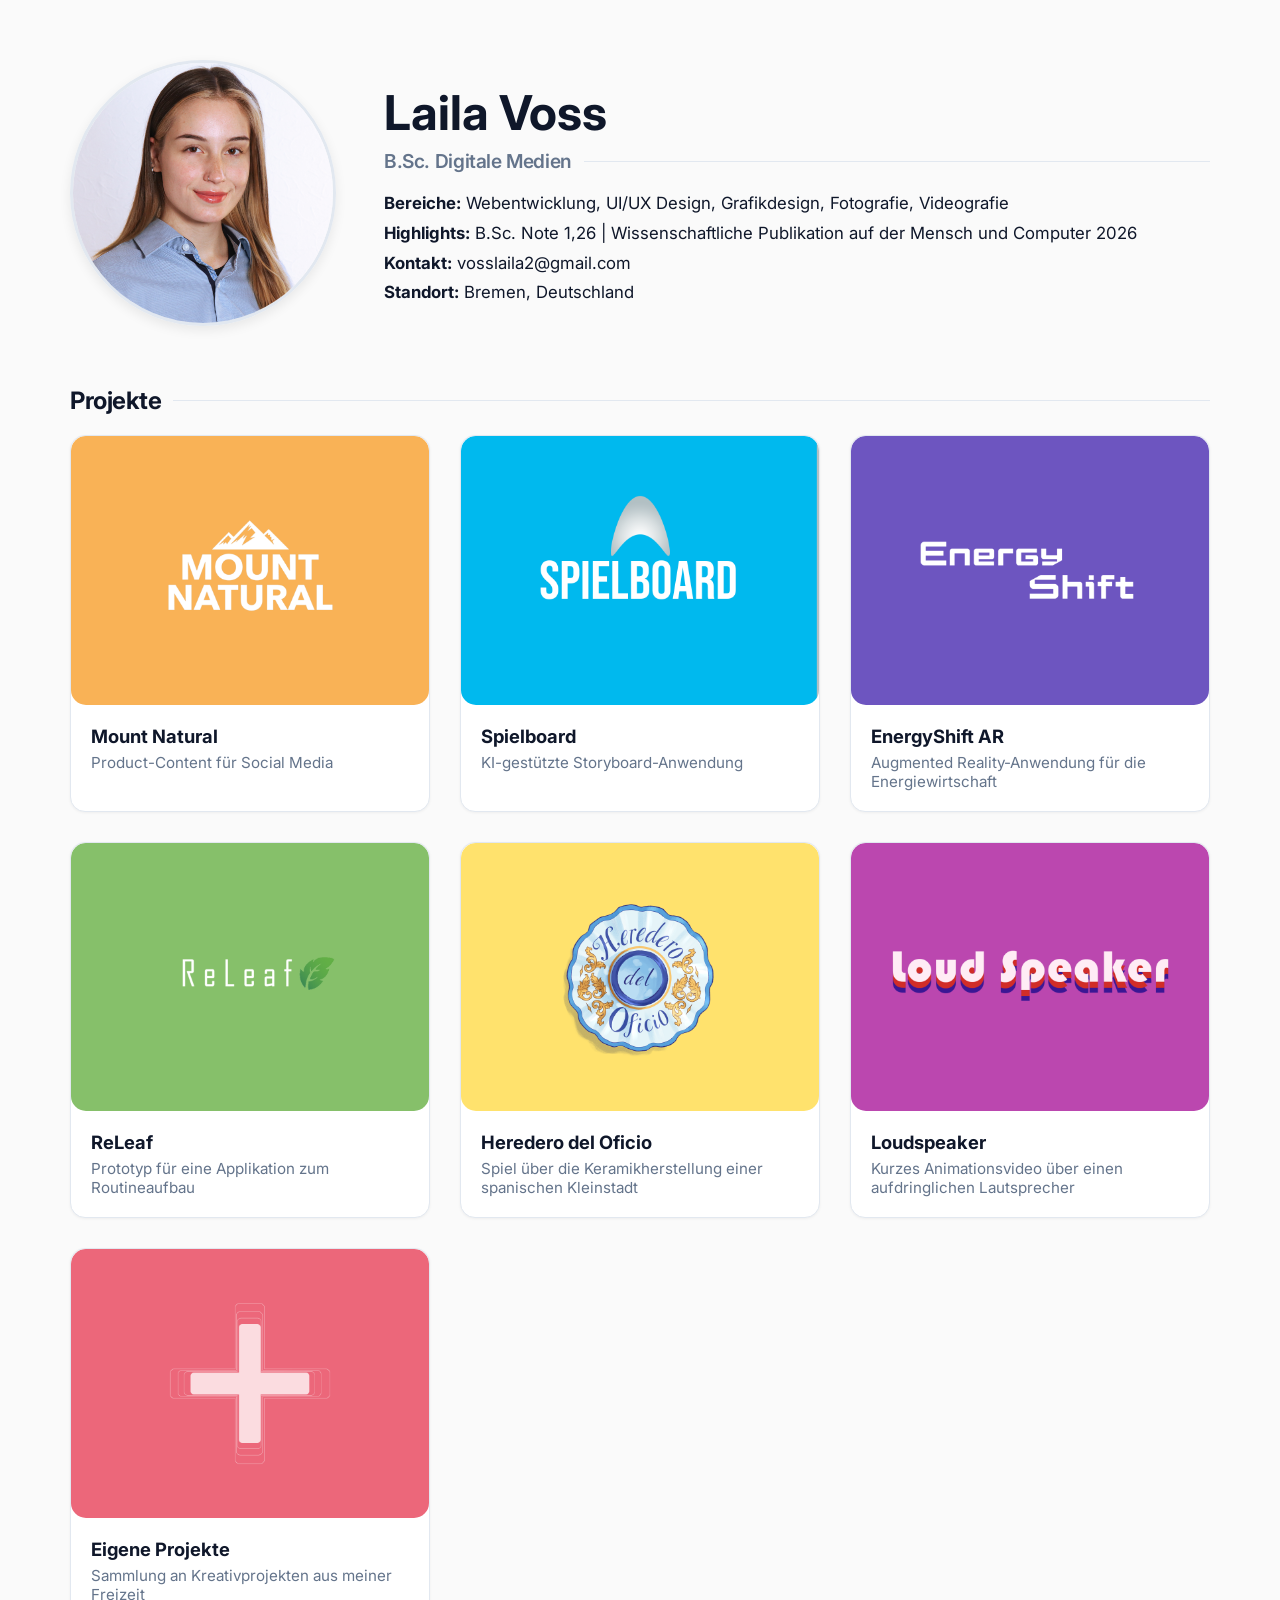
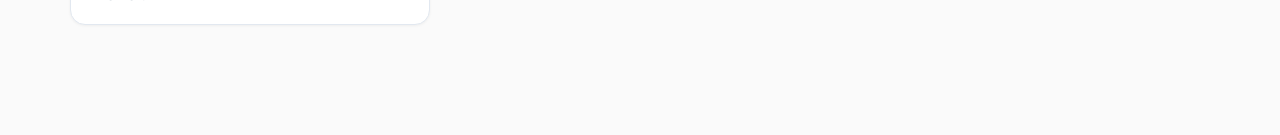
<file: index.html>
<!DOCTYPE html>
<html lang="de">
<head>
  <!-- --- Document Setup & Styles --- -->
  <meta charset="UTF-8" />
  <meta name="viewport" content="width=device-width, initial-scale=1.0" />
  <title>Portfolio - Laila</title>
  
  <!-- Professionelle Schriftart (Inter) -->
  <link rel="preconnect" href="https://fonts.googleapis.com">
  <link rel="preconnect" href="https://fonts.gstatic.com" crossorigin>
  <link href="https://fonts.googleapis.com/css2?family=Inter:wght@400;500;600;700&display=swap" rel="stylesheet">
  
  <link rel="stylesheet" href="style.css" />
</head>
<body style="margin: 0; min-height: 100vh; display: flex; flex-direction: column;">

  <main class="content-wrapper" style="padding-top: 60px;">

    <!-- Profil-Bereich (Foto & Text nebeneinander) -->
    <div style="display: flex; flex-direction: row; align-items: center; gap: 3rem; margin-bottom: 60px; flex-wrap: wrap;">
      
      <!-- Image Box -->
      <div style="border-radius: 50%; height: 260px; width: 260px; overflow: hidden; flex-shrink: 0; box-shadow: var(--shadow-md, 0 4px 12px rgba(0,0,0,0.08)); border: 3px solid var(--border-color, #e2e8f0);">
        <img src="bw_foto.jpg" alt="Profilbild Laila" style="width: 100%; height: 100%; object-fit: cover;"/>
      </div>
      
      <!-- Text Box -->
      <div style="flex: 1; min-width: 280px;">
        <h1 class="neon-text" style="font-size: 3rem; font-weight: 700; line-height: 1.2; margin: 0; color: var(--primary-color, #0f172a);">Laila Voss</h1>
        <h2 style="font-size: 1.2rem; font-weight: 600; margin-top: 0.5rem; border: none; padding: 0; color: var(--text-muted, #64748b);">B.Sc. Digitale Medien</h2>
        
        <div style="margin-top: 1.2rem; display: flex; flex-direction: column; gap: 0.6rem;">
          <p style="margin: 0; font-size: 1.05rem; color: var(--primary-color, #0f172a);"><b>Bereiche:</b> Webentwicklung, UI/UX Design, Grafikdesign, Fotografie, Videografie</p>
          <p style="margin: 0; font-size: 1.05rem; color: var(--primary-color, #0f172a);"><b>Highlights:</b> B.Sc. Note 1,26 | Wissenschaftliche Publikation auf der Mensch und Computer 2026</p>
          <p style="margin: 0; font-size: 1.05rem; color: var(--primary-color, #0f172a);"><b>Kontakt:</b> vosslaila2@gmail.com</p>
          <p style="margin: 0; font-size: 1.05rem; color: var(--primary-color, #0f172a);"><b>Standort:</b> Bremen, Deutschland</p>
        </div>
      </div>

    </div>

    <!-- Projekte Sektion -->
    <h2>Projekte</h2>
    
    <div class="Grid">
      
      <!-- Projekt 1 -->
      <div class="container" data-day="1">
        <a class="click" href="sites/MN_site.html" style="display: block; background: none; padding: 0; border: none;">
          <img src="assets/MN_logo.png" alt="Mount Natural" class="selection"/>
        </a>
        <div style="padding: 20px;">
          <p class="project-title" style="font-weight: bold; font-size: 1.15rem; margin: 0 0 6px 0; color: var(--primary-color, #0f172a);">Mount Natural</p>
          <p class="project-description" style="font-size: 0.95rem; margin: 0; color: var(--text-muted, #64748b);">Product-Content für Social Media</p>
        </div>
      </div>

      <!-- Projekt 2 -->
      <div class="container" data-day="1">
        <a class="click" href="sites/SB_site.html" style="display: block; background: none; padding: 0; border: none;">
          <img src="assets/SB_logo.png" alt="Spielboard" class="selection" />
        </a>
        <div style="padding: 20px;">
          <p class="project-title" style="font-weight: bold; font-size: 1.15rem; margin: 0 0 6px 0; color: var(--primary-color, #0f172a);">Spielboard</p>
          <p class="project-description" style="font-size: 0.95rem; margin: 0; color: var(--text-muted, #64748b);">KI-gestützte Storyboard-Anwendung</p>
        </div>
      </div>

      <!-- Projekt 2 -->
      <div class="container" data-day="1">
        <a class="click" href="sites/ES_site.html" style="display: block; background: none; padding: 0; border: none;">
          <img src="assets/ES_logo.png" alt="EnergyShift AR" class="selection" />
        </a>
        <div style="padding: 20px;">
          <p class="project-title" style="font-weight: bold; font-size: 1.15rem; margin: 0 0 6px 0; color: var(--primary-color, #0f172a);">EnergyShift AR</p>
          <p class="project-description" style="font-size: 0.95rem; margin: 0; color: var(--text-muted, #64748b);">Augmented Reality-Anwendung für die Energiewirtschaft</p>
        </div>
      </div>

      <!-- Projekt 3 -->
      <div class="container" data-day="1">
        <a class="click" href="sites/Releaf_site.html" style="display: block; background: none; padding: 0; border: none;">
          <img src="assets/Releaf_logo.png" alt="ReLeaf" class="selection"/>
        </a>
        <div style="padding: 20px;">
          <p class="project-title" style="font-weight: bold; font-size: 1.15rem; margin: 0 0 6px 0; color: var(--primary-color, #0f172a);">ReLeaf</p>
          <p class="project-description" style="font-size: 0.95rem; margin: 0; color: var(--text-muted, #64748b);">Prototyp für eine Applikation zum Routineaufbau</p>
        </div>
      </div>

      <!-- Projekt 4 -->
      <div class="container" data-day="1">
        <a class="click" href="sites/H_site.html" style="display: block; background: none; padding: 0; border: none;">
          <img src="assets/HO_logo.png" alt="Heredero del Oficio" class="selection"/>
        </a>
        <div style="padding: 20px;">
          <p class="project-title" style="font-weight: bold; font-size: 1.15rem; margin: 0 0 6px 0; color: var(--primary-color, #0f172a);">Heredero del Oficio</p>
          <p class="project-description" style="font-size: 0.95rem; margin: 0; color: var(--text-muted, #64748b);">Spiel über die Keramikherstellung einer spanischen Kleinstadt</p>
        </div>
      </div>

      <!-- Projekt 5 -->
      <div class="container" data-day="1">
        <a class="click" href="sites/LS_site.html" style="display: block; background: none; padding: 0; border: none;">
          <img src="assets/LS_logo.png" alt="Loudspeaker" class="selection"/>
        </a>
        <div style="padding: 20px;">
          <p class="project-title" style="font-weight: bold; font-size: 1.15rem; margin: 0 0 6px 0; color: var(--primary-color, #0f172a);">Loudspeaker</p>
          <p class="project-description" style="font-size: 0.95rem; margin: 0; color: var(--text-muted, #64748b);">Kurzes Animationsvideo über einen aufdringlichen Lautsprecher</p>
        </div>
      </div>

      <!-- Projekt 5 -->
      <div class="container" data-day="1">
        <a class="click" href="sites/EP_site.html" style="display: block; background: none; padding: 0; border: none;">
          <img src="assets/EP_logo.png" alt="Loudspeaker" class="selection"/>
        </a>
        <div style="padding: 20px;">
          <p class="project-title" style="font-weight: bold; font-size: 1.15rem; margin: 0 0 6px 0; color: var(--primary-color, #0f172a);">Eigene Projekte</p>
          <p class="project-description" style="font-size: 0.95rem; margin: 0; color: var(--text-muted, #64748b);">Sammlung an Kreativprojekten aus meiner Freizeit</p>
        </div>
      </div>

    </div>

  </main>

</body>
</html>
</file>
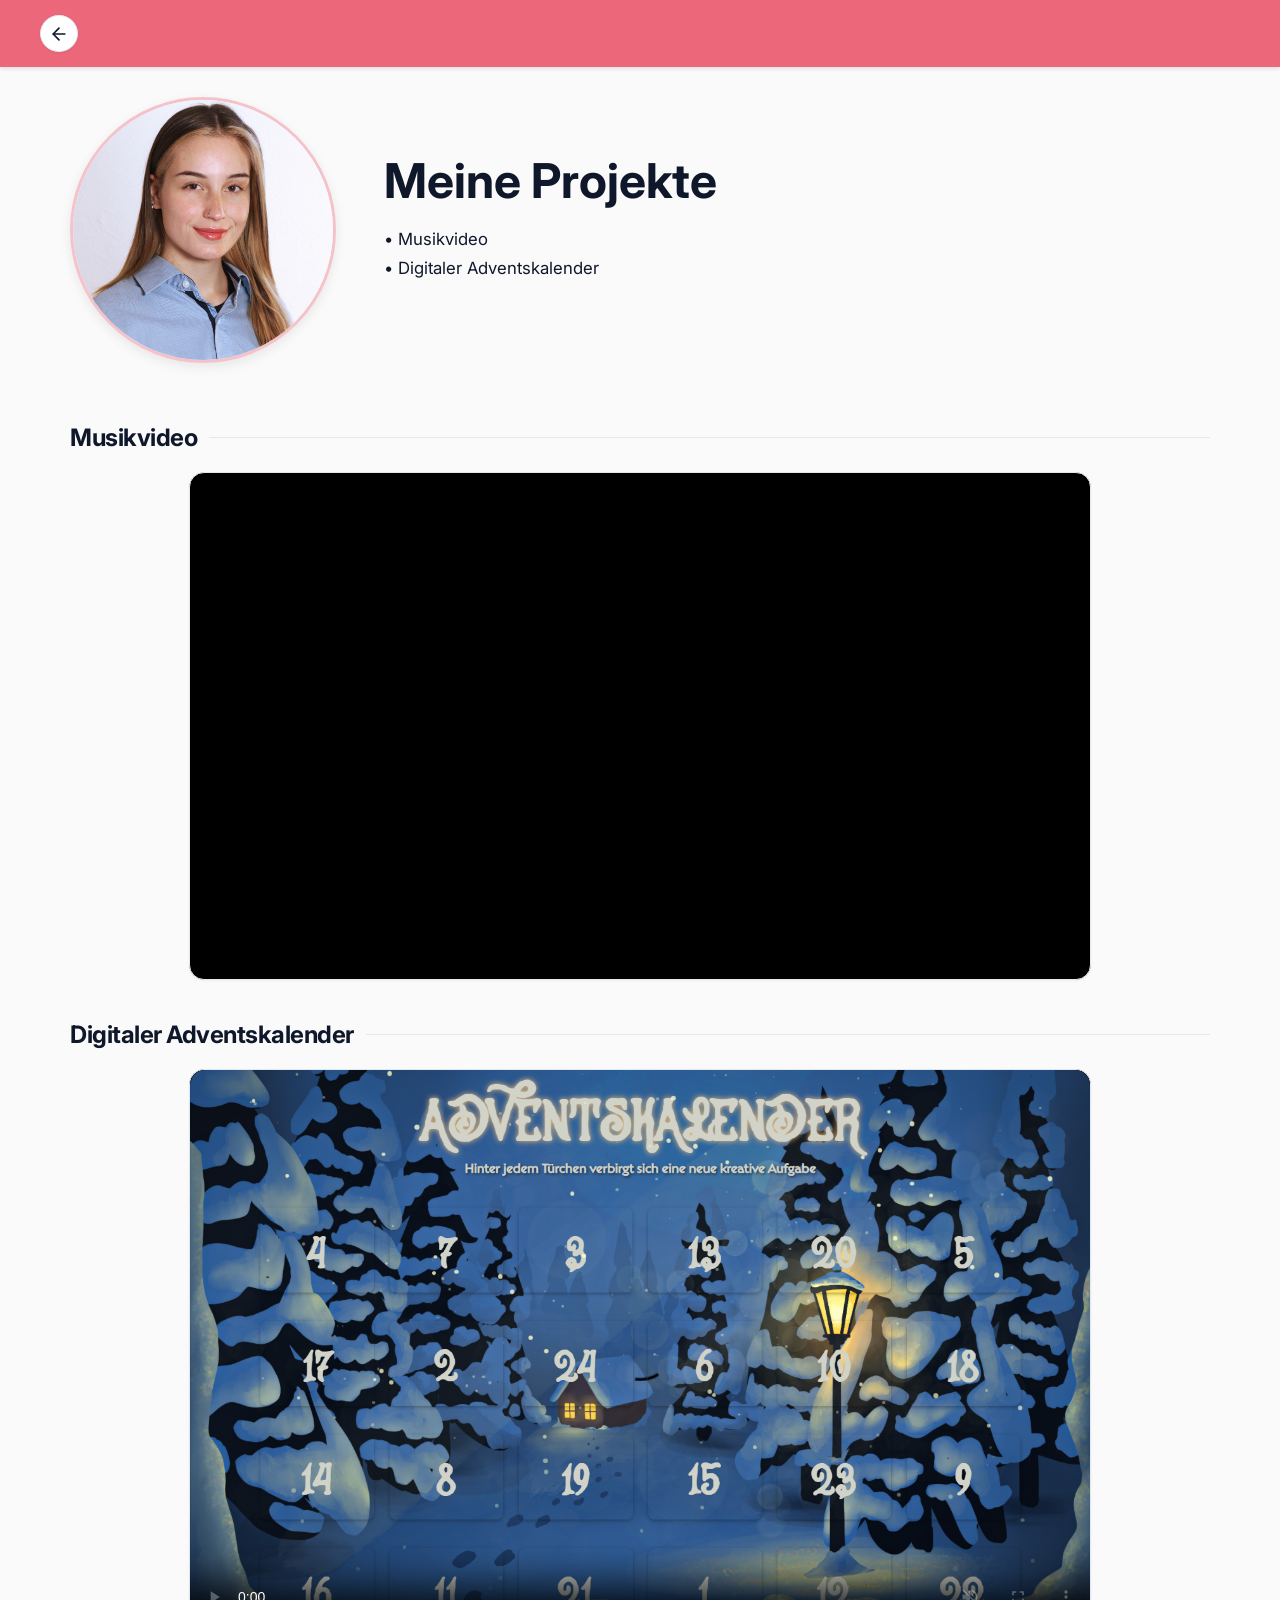
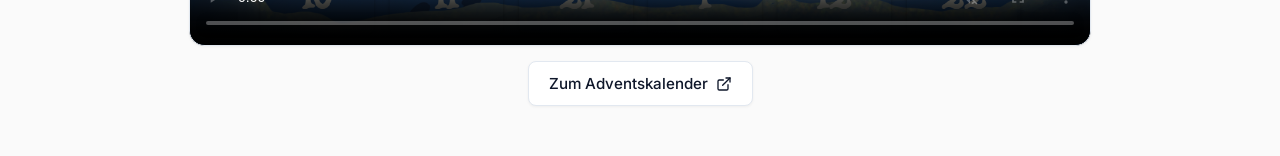
<file: sites/EP_site.html>
<!DOCTYPE html>
<html lang="de">
<head>
  <meta charset="UTF-8" />
  <meta name="viewport" content="width=device-width, initial-scale=1.0" />
  <title>Portfolio - Eigene | Laila</title>
  
  <!-- Professionelle Schriftart (Inter) -->
  <link rel="preconnect" href="https://fonts.googleapis.com">
  <link rel="preconnect" href="https://fonts.gstatic.com" crossorigin>
  <link href="https://fonts.googleapis.com/css2?family=Inter:wght@400;500;600;700&display=swap" rel="stylesheet">
  
  <link rel="stylesheet" href="../style.css" />

</head>
<body>

  <!-- Top Navigation -->
  <nav class="navbar" style="background-color: #EC677A;">
    <div style=" margin: 0 auto;">
      <a href="../index.html" class="back-link" title="Zurück zur Übersicht">
        <svg class="arrow" viewBox="0 0 24 24" fill="none" stroke="currentColor" stroke-width="2" stroke-linecap="round" stroke-linejoin="round" style="width: 20px; height: 20px;">
          <line x1="19" y1="12" x2="5" y2="12"></line>
          <polyline points="12 19 5 12 12 5"></polyline>
        </svg>
      </a>
    </div>
  </nav>

  <!-- Hauptinhalt -->
  <main class="content-wrapper">
    <div style="display: flex; flex-direction: row; align-items: center; gap: 3rem; margin-bottom: 60px; flex-wrap: wrap;">
    <!-- Header Bild / Logo -->
    <div style="border-radius: 50%; height: 260px; width: 260px; overflow: hidden; flex-shrink: 0; box-shadow: var(--shadow-md, 0 4px 12px rgba(0,0,0,0.08)); border: 3px solid #ec677b61; margin-top: 30px;">
        <img src="../bw_foto.jpg" alt="Profilbild Laila" style="width: 100%; height: 100%; object-fit: cover;"/>
      </div>

<div style="flex: 1; min-width: 280px;">
        <h1 class="neon-text" style="font-size: 3rem; font-weight: 700; line-height: 1.2; margin: 0; color: var(--primary-color, #0f172a);">Meine Projekte</h1>
        <div style="margin-top: 1.2rem; display: flex; flex-direction: column; gap: 0.6rem;">
          <p style="margin: 0; font-size: 1.05rem; color: var(--primary-color, #0f172a);">• Musikvideo</p>
          <p style="margin: 0; font-size: 1.05rem; color: var(--primary-color, #0f172a);">• Digitaler Adventskalender</p>
        </div>
    </div>
  </div>

    <h2>Musikvideo</h2>
    
    <div class="container" style="max-width: 900px; margin: 0 auto; overflow: hidden; background: #000;">
  <iframe src="https://www.youtube.com/embed/K-R_BEFAz1I?si=h25QVZ3P7rg0QNm3" title="YouTube video player" frameborder="0" style="width: 100%; height: auto; aspect-ratio: 16 / 9; display: block;" allow="accelerometer; autoplay; clipboard-write; encrypted-media; gyroscope; picture-in-picture; web-share" referrerpolicy="strict-origin-when-cross-origin" allowfullscreen></iframe>
</div>

    <!-- Übersicht Sektion -->
    <h2>Digitaler Adventskalender</h2>
    
    <div class="container" style="max-width: 900px; margin: 0 auto; overflow: hidden; background: #000;">
      <video autoplay muted loop playsinline src="site_assets/AK_0.mp4" class="selection" controls poster="site_assets/AK_1.png"></video>
    </div>

    <div style="text-align: center; margin-top: 15px;">
      <a href="https://lvoss1711.github.io/Adventskalender/" target="_blank" rel="noopener" class="btn" style="display: inline-flex; align-items: center; gap: 8px;">
        Zum Adventskalender
        <svg width="16" height="16" viewBox="0 0 24 24" fill="none" stroke="currentColor" stroke-width="2" stroke-linecap="round" stroke-linejoin="round"><path d="M18 13v6a2 2 0 0 1-2 2H5a2 2 0 0 1-2-2V8a2 2 0 0 1 2-2h6"></path><polyline points="15 3 21 3 21 9"></polyline><line x1="10" y1="14" x2="21" y2="3"></line></svg>
      </a>
    </div>

  

  </main>

</body>
</html>
</file>
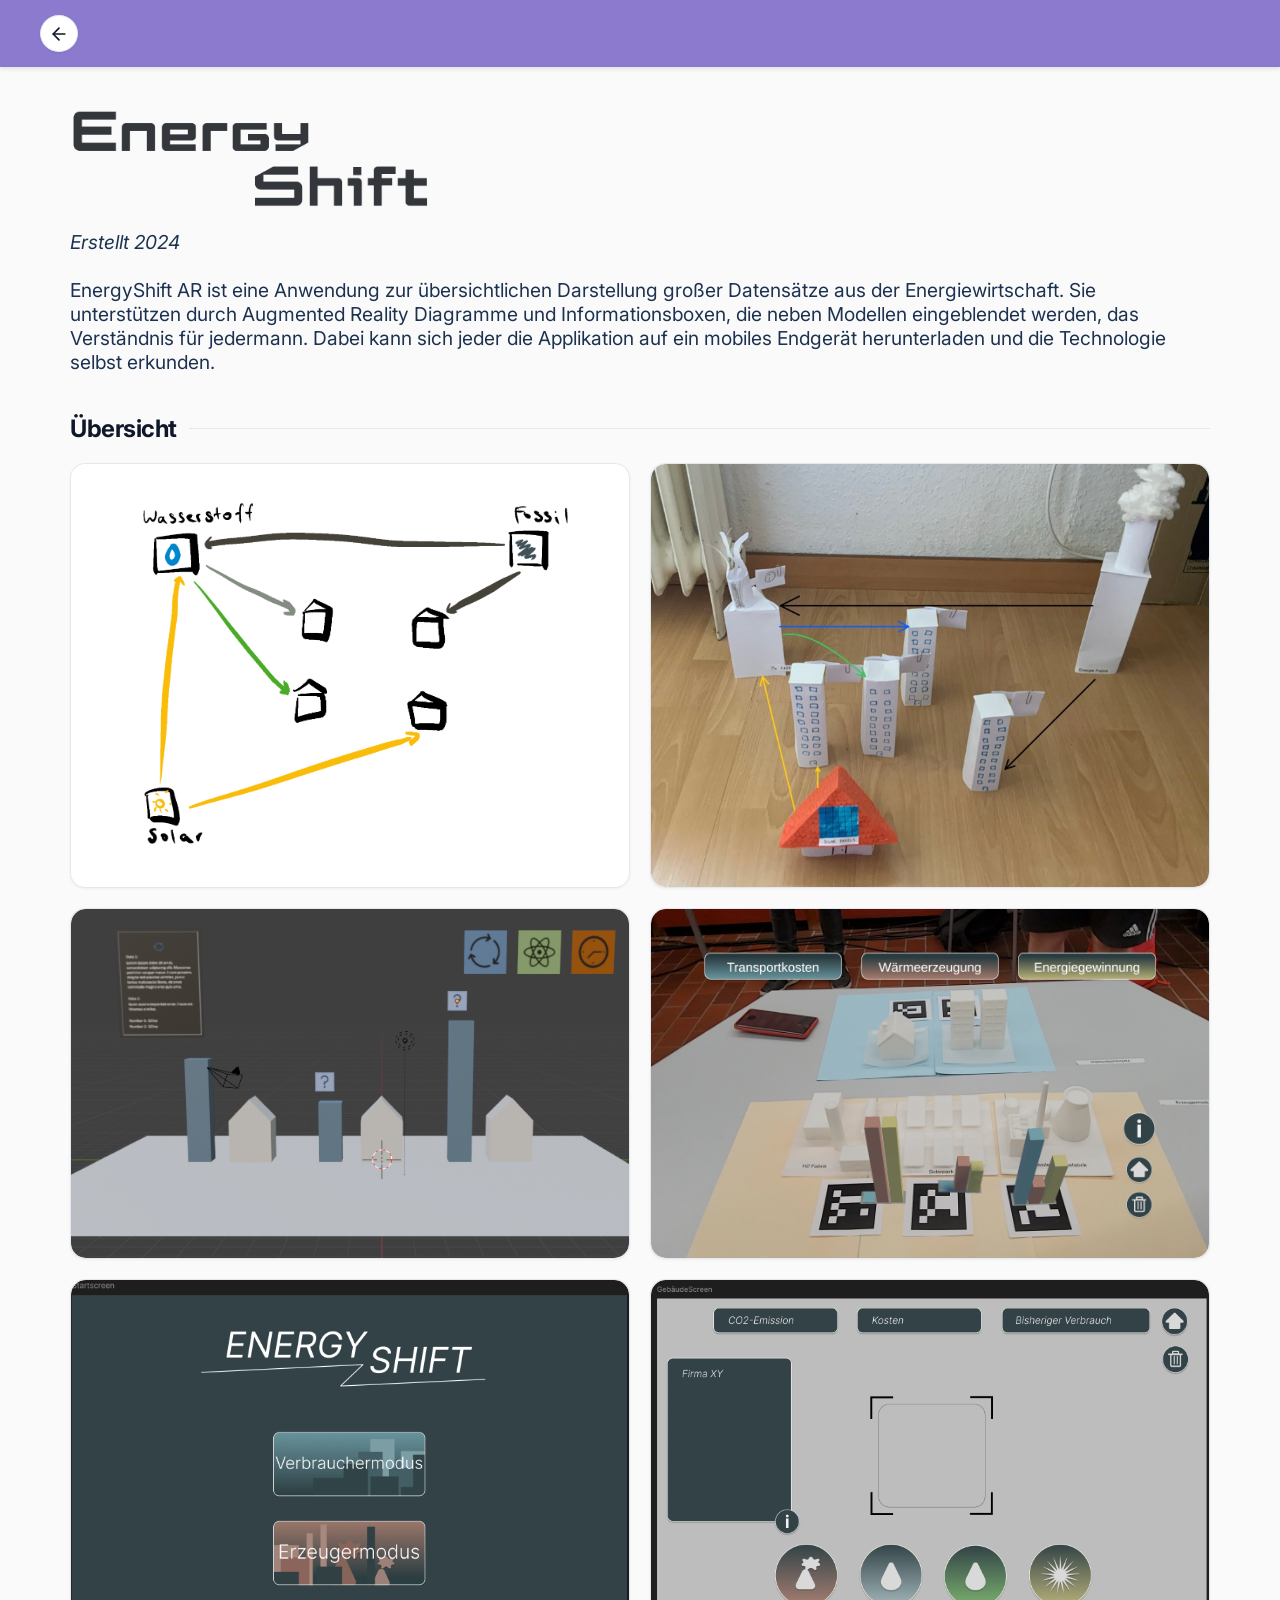
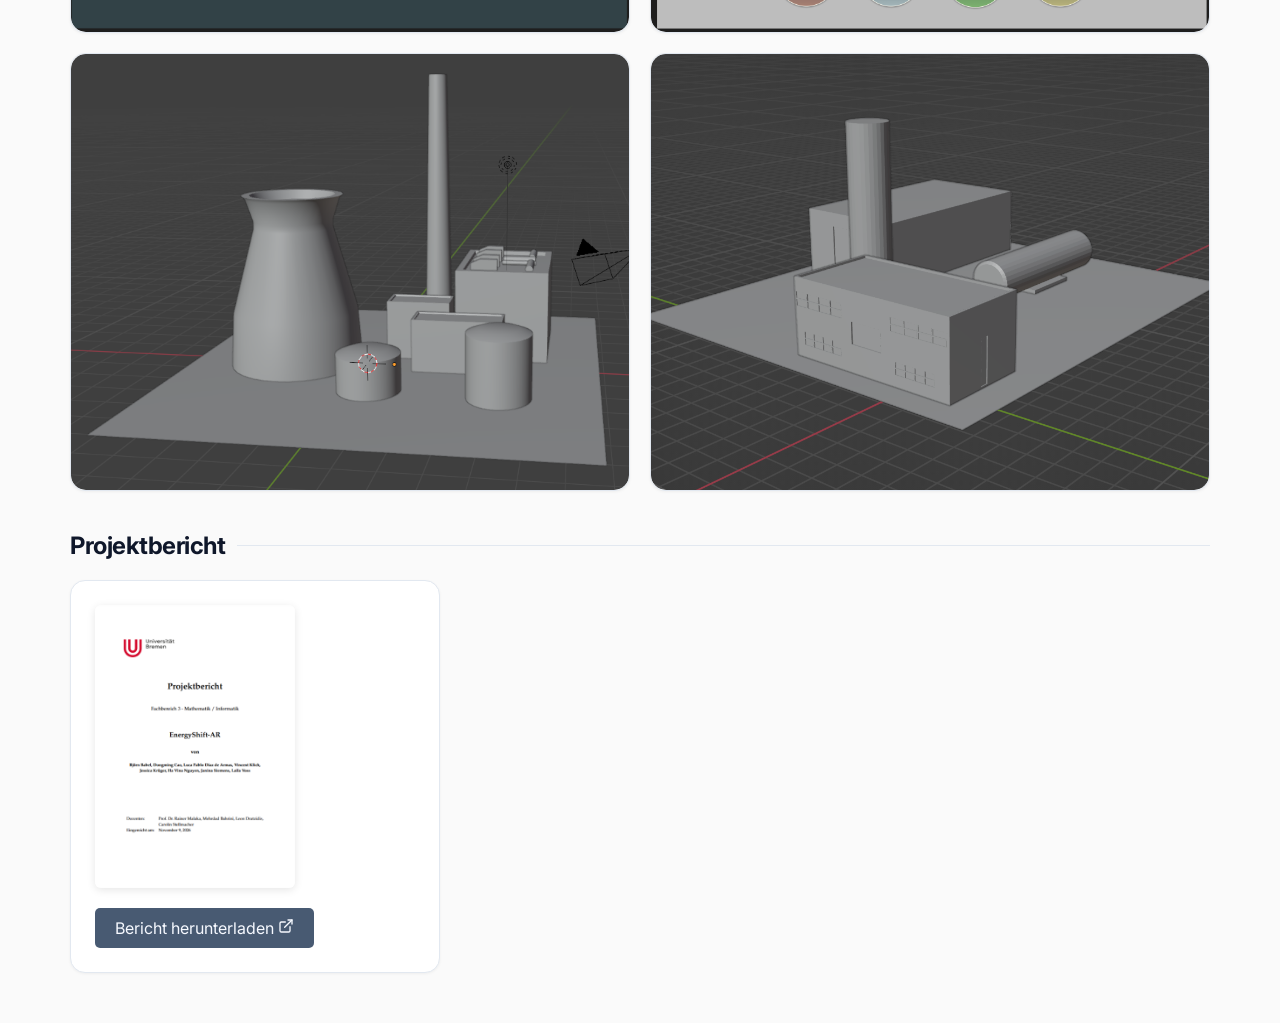
<file: sites/ES_site.html>
<!DOCTYPE html>
<html lang="de">
<head>
  <meta charset="UTF-8" />
  <meta name="viewport" content="width=device-width, initial-scale=1.0" />
  <title>Portfolio - Spielboard | Laila</title>
  
  <!-- Professionelle Schriftart (Inter) -->
  <link rel="preconnect" href="https://fonts.googleapis.com">
  <link rel="preconnect" href="https://fonts.gstatic.com" crossorigin>
  <link href="https://fonts.googleapis.com/css2?family=Inter:wght@400;500;600;700&display=swap" rel="stylesheet">
  
  <link rel="stylesheet" href="../style.css" />

</head>
<body>

  <!-- Top Navigation -->
  <nav class="navbar" style="background-color: #6c55c0c6;">
    <div style=" margin: 0 auto;">
      <a href="../index.html" class="back-link" title="Zurück zur Übersicht">
        <svg class="arrow" viewBox="0 0 24 24" fill="none" stroke="currentColor" stroke-width="2" stroke-linecap="round" stroke-linejoin="round" style="width: 20px; height: 20px;">
          <line x1="19" y1="12" x2="5" y2="12"></line>
          <polyline points="12 19 5 12 12 5"></polyline>
        </svg>
      </a>
    </div>
  </nav>

  <!-- Hauptinhalt -->
  <main class="content-wrapper">
    
    <!-- Header Bild / Logo -->
    <div style="padding: 40px 0 0px 0;">
      <img src="site_assets/ES_header.png" alt="Project Header" style="max-width: 360px; width: 100%; height: auto; display: block;"/>
    </div>

    <div>
      <p><i>Erstellt 2024</i><br><br>
        EnergyShift AR ist eine Anwendung zur übersichtlichen Darstellung großer Datensätze aus der Energiewirtschaft. Sie unterstützen durch Augmented Reality Diagramme und Informationsboxen, 
        die neben Modellen eingeblendet werden, das Verständnis für jedermann. Dabei kann sich jeder die Applikation auf ein mobiles Endgerät herunterladen und 
        die Technologie selbst erkunden.
    </p>
  </div>

    <!-- Übersicht Sektion -->
    <h2>Übersicht</h2>
    
    <div class="Grid_SB">
      <div class="container" data-day="1">
        <img src="site_assets/ES_1.png" alt="Project Kolloquium 10" class="selection"/>
      </div>
      <div class="container" data-day="1">
        <img src="site_assets/ES_2.jpg" alt="Project Kolloquium 11" class="selection"/>
      </div>
      <div class="container" data-day="1">
        <img src="site_assets/ES_3.png" alt="Project Kolloquium 12" class="selection"/>
      </div>
      <div class="container" data-day="1">
        <img src="site_assets/ES_4.png" alt="Project Kolloquium 13" class="selection"/>
      </div>
      <div class="container" data-day="1">
        <img src="site_assets/ES_5.png" alt="Project Kolloquium 14" class="selection"/>
      </div>
      <div class="container" data-day="1">
        <img src="site_assets/ES_6.png" alt="Project Kolloquium 15" class="selection"/>
      </div>
      <div class="container" data-day="1">
        <img src="site_assets/ES_7.png" alt="Project Kolloquium 16" class="selection"/>
      </div>
      <div class="container" data-day="1">
        <img src="site_assets/ES_8.png" alt="Project Kolloquium 32" class="selection"/>
      </div>
    </div>

    <!-- Publikation Sektion -->
    <h2>Projektbericht</h2>
    
    <div class="publication-card" data-day="1">
      <img src="site_assets/ES_paper.png" alt="Publikations Vorschau" class="selection"/>
      <a href="site_assets/Bachelorprojekt__EnergyShift_AR.pdf" download="Bachelorprojekt__EnergyShift_AR.pdf" class="download-button">
    Bericht herunterladen
        <svg width="16" height="16" viewBox="0 0 24 24" fill="none" stroke="currentColor" stroke-width="2" stroke-linecap="round" stroke-linejoin="round"><path d="M18 13v6a2 2 0 0 1-2 2H5a2 2 0 0 1-2-2V8a2 2 0 0 1 2-2h6"></path><polyline points="15 3 21 3 21 9"></polyline><line x1="10" y1="14" x2="21" y2="3"></line></svg>
      </a>
    </div>

  </main>

</body>
</html>
</file>
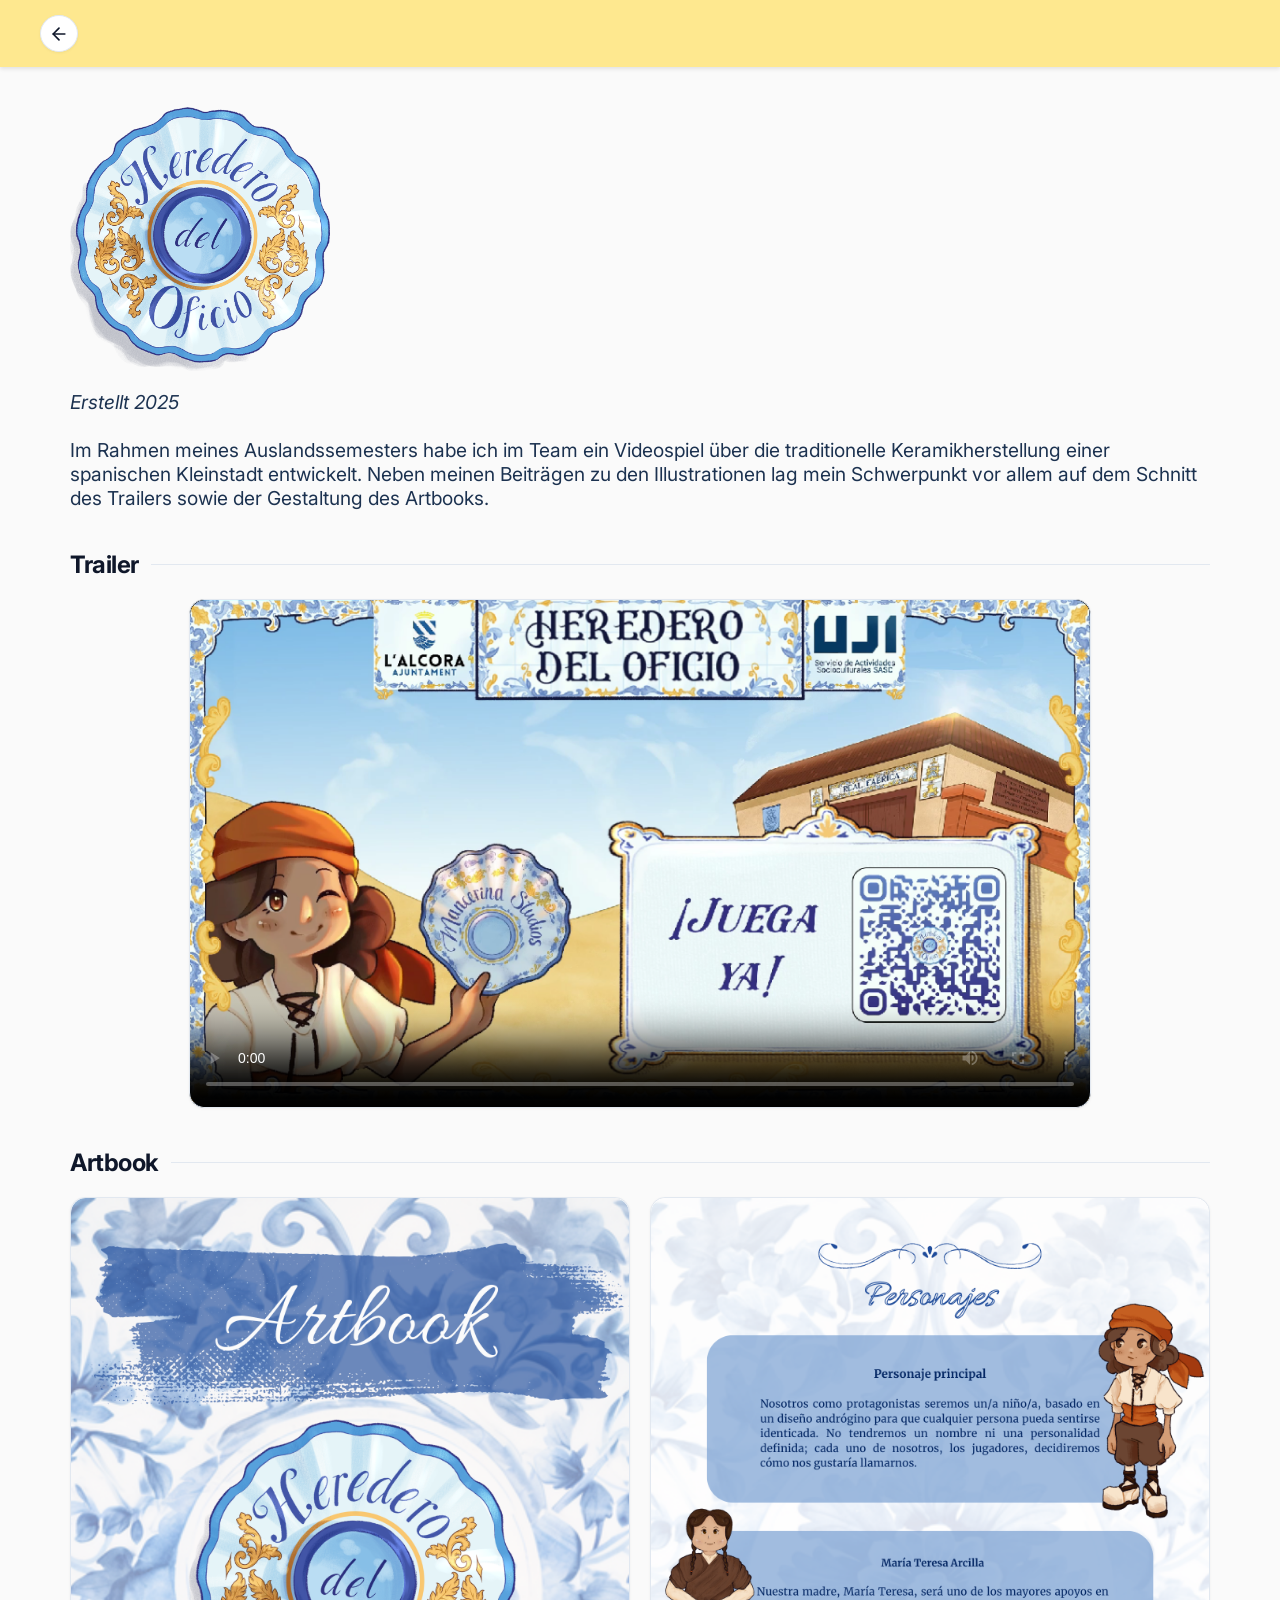
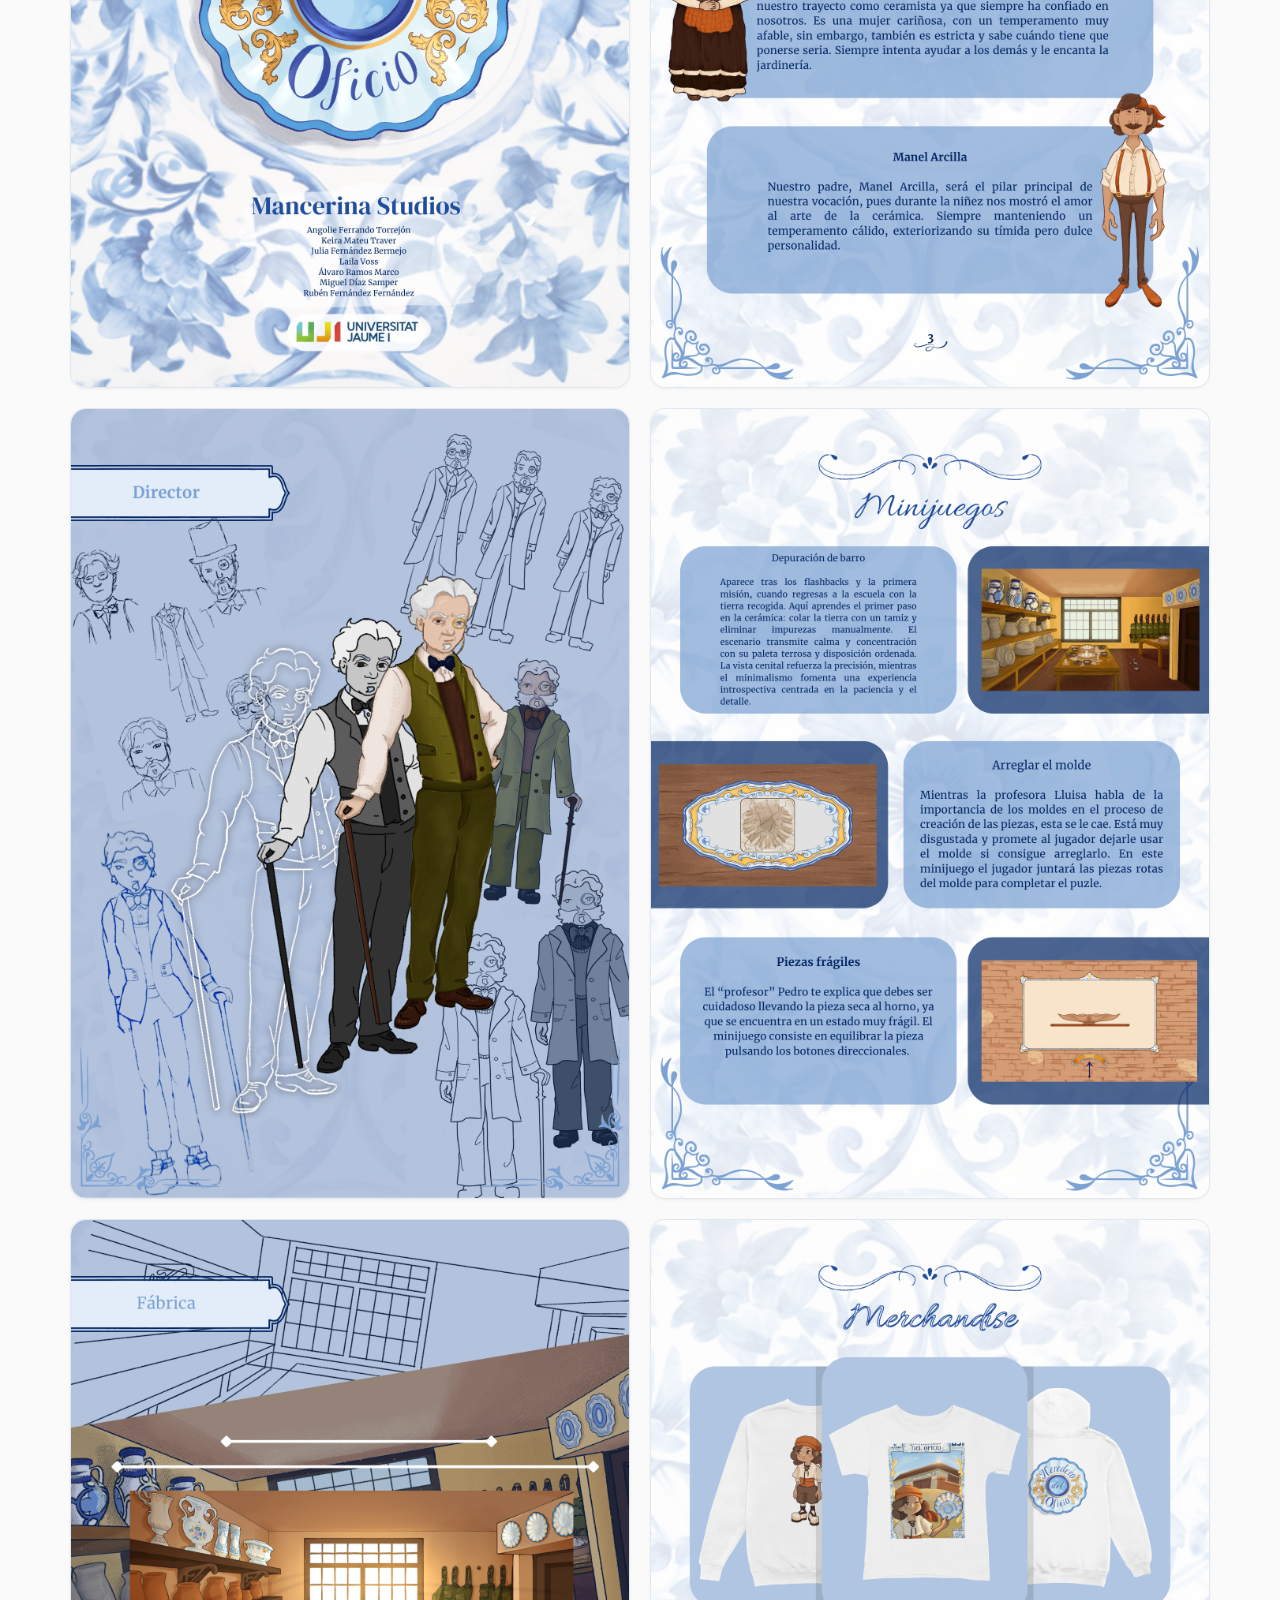
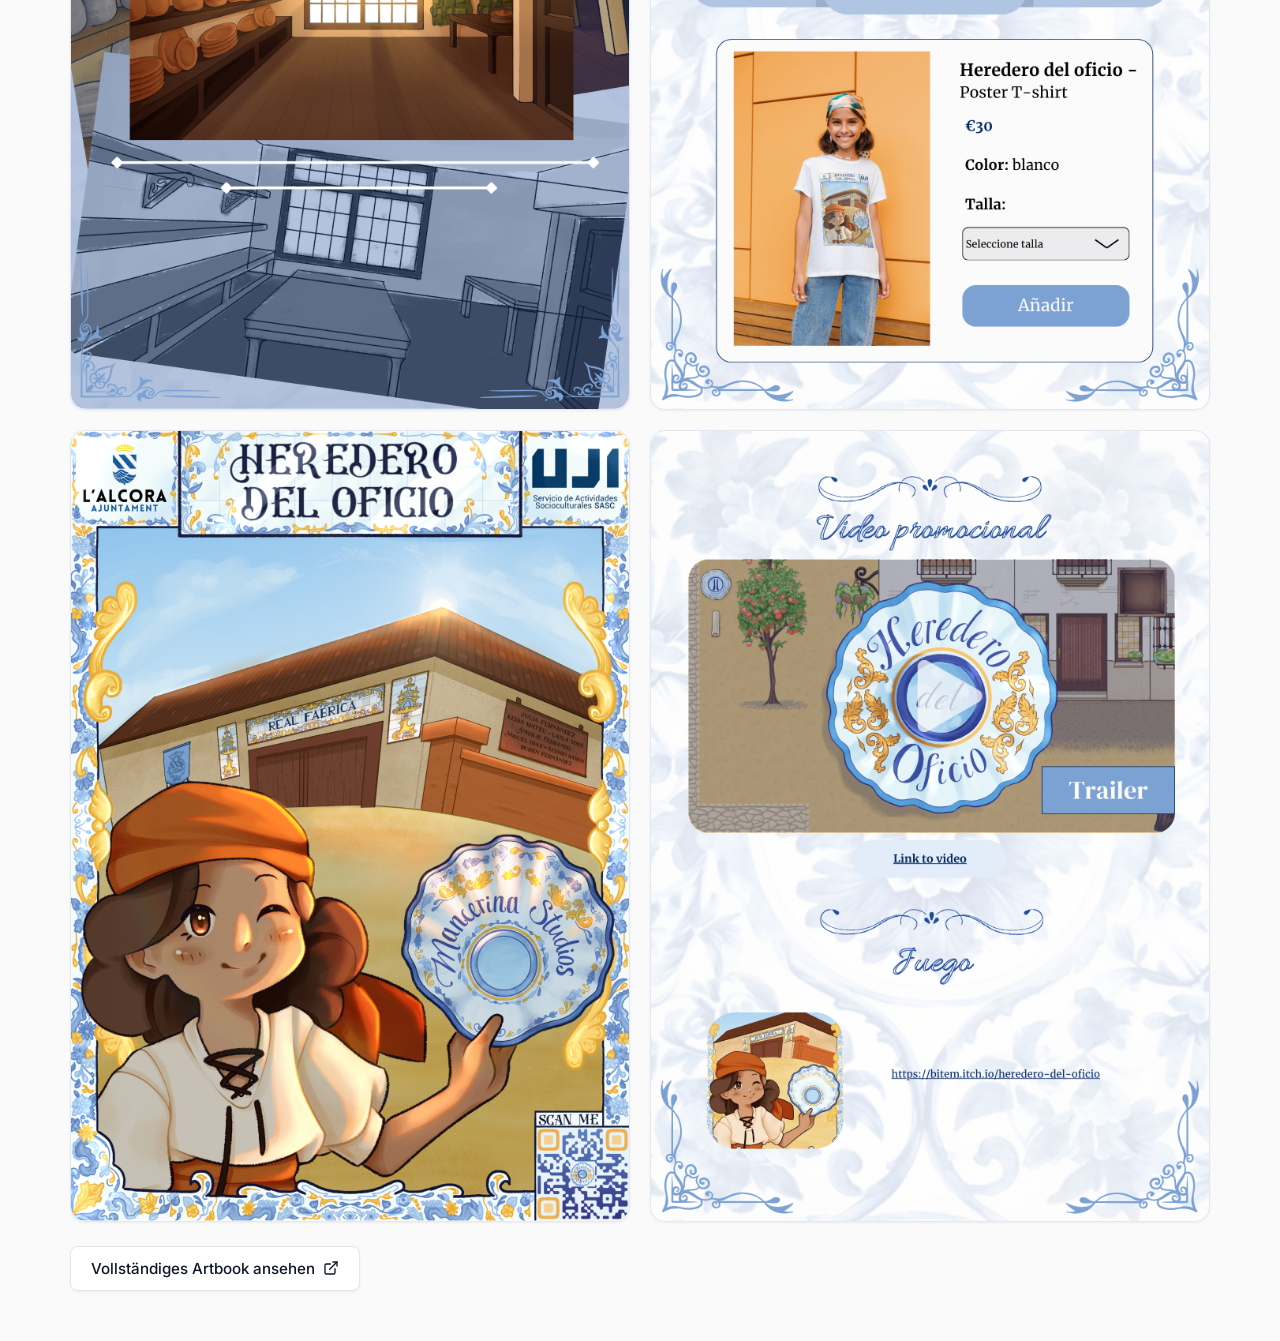
<file: sites/H_site.html>
<!DOCTYPE html>
<html lang="de">
<head>
  <meta charset="UTF-8" />
  <meta name="viewport" content="width=device-width, initial-scale=1.0" />
  <title>Portfolio - Heredero del Oficio | Laila</title>
  
  <!-- Professionelle Schriftart (Inter) -->
  <link rel="preconnect" href="https://fonts.googleapis.com">
  <link rel="preconnect" href="https://fonts.gstatic.com" crossorigin>
  <link href="https://fonts.googleapis.com/css2?family=Inter:wght@400;500;600;700&display=swap" rel="stylesheet">
  
  <link rel="stylesheet" href="../style.css" />

</head>
<body>

  <!-- Top Navigation -->
  <nav class="navbar" style="background-color: #ffe26dc2;">
    <div style=" margin: 0 auto;">
      <a href="../index.html" class="back-link" title="Zurück zur Übersicht">
        <svg class="arrow" viewBox="0 0 24 24" fill="none" stroke="currentColor" stroke-width="2" stroke-linecap="round" stroke-linejoin="round" style="width: 20px; height: 20px;">
          <line x1="19" y1="12" x2="5" y2="12"></line>
          <polyline points="12 19 5 12 12 5"></polyline>
        </svg>
      </a>
    </div>
  </nav>

  <!-- Hauptinhalt -->
  <main class="content-wrapper">
    
    <!-- Header Bild / Logo -->
    <div style="padding: 40px 0 0px 0;">
      <img src="site_assets/H_header.png" alt="Project Header" style="max-width: 260px; width: 100%; height: auto; display: block;"/>
    </div>

    <div>
      <p><i>Erstellt 2025</i><br><br>
        Im Rahmen meines Auslandssemesters habe ich im Team ein Videospiel über die traditionelle Keramikherstellung einer spanischen Kleinstadt entwickelt. 
        Neben meinen Beiträgen zu den Illustrationen lag mein Schwerpunkt vor allem auf dem Schnitt des Trailers sowie der Gestaltung des Artbooks.
      </p>
  </div>

     <!-- Trailer Sektion -->
    <h2>Trailer</h2>
    
    <div class="container" style="max-width: 900px; margin: 0 auto; overflow: hidden; background: #000;">
      <video src="site_assets/TRAILER_HerederoDelOficio.mp4" class="selection" controls poster="site_assets/thumbnail_H.png"></video>
    </div>

    <!-- Übersicht Sektion -->
    <h2>Artbook</h2>
    
    <div class="Grid_SB">
      <div class="container" data-day="1">
        <img src="site_assets/Heredero del oficio ARTBOOK/0.png" alt="Project Kolloquium 15" class="selection"/>
      </div>
      <div class="container" data-day="1">
        <img src="site_assets/Heredero del oficio ARTBOOK/1.png" alt="Project Kolloquium 10" class="selection"/>
      </div>
      <div class="container" data-day="1">
        <img src="site_assets/Heredero del oficio ARTBOOK/2.png" alt="Project Kolloquium 11" class="selection"/>
      </div>
      <div class="container" data-day="1">
        <img src="site_assets/Heredero del oficio ARTBOOK/3.png" alt="Project Kolloquium 12" class="selection"/>
      </div>
      <div class="container" data-day="1">
        <img src="site_assets/Heredero del oficio ARTBOOK/4.png" alt="Project Kolloquium 13" class="selection"/>
      </div>
      <div class="container" data-day="1">
        <img src="site_assets/Heredero del oficio ARTBOOK/5.png" alt="Project Kolloquium 14" class="selection"/>
      </div>
      <div class="container" data-day="1">
        <img src="site_assets/Heredero del oficio ARTBOOK/6.png" alt="Project Kolloquium 15" class="selection"/>
      </div>
      <div class="container" data-day="1">
        <img src="site_assets/Heredero del oficio ARTBOOK/7.png" alt="Project Kolloquium 15" class="selection"/>
      </div>
    </div>

    <!-- Vollständige Präsentation Button (außerhalb des Grids für sauberen Flow) -->
    <a href="https://canva.link/z8lztqnud3ya4yr" target="_blank" rel="noopener" class="btn">
      Vollständiges Artbook ansehen
      <svg width="16" height="16" viewBox="0 0 24 24" fill="none" stroke="currentColor" stroke-width="2" stroke-linecap="round" stroke-linejoin="round"><path d="M18 13v6a2 2 0 0 1-2 2H5a2 2 0 0 1-2-2V8a2 2 0 0 1 2-2h6"></path><polyline points="15 3 21 3 21 9"></polyline><line x1="10" y1="14" x2="21" y2="3"></line></svg>
    </a>

  

  </main>

</body>
</html>
</file>
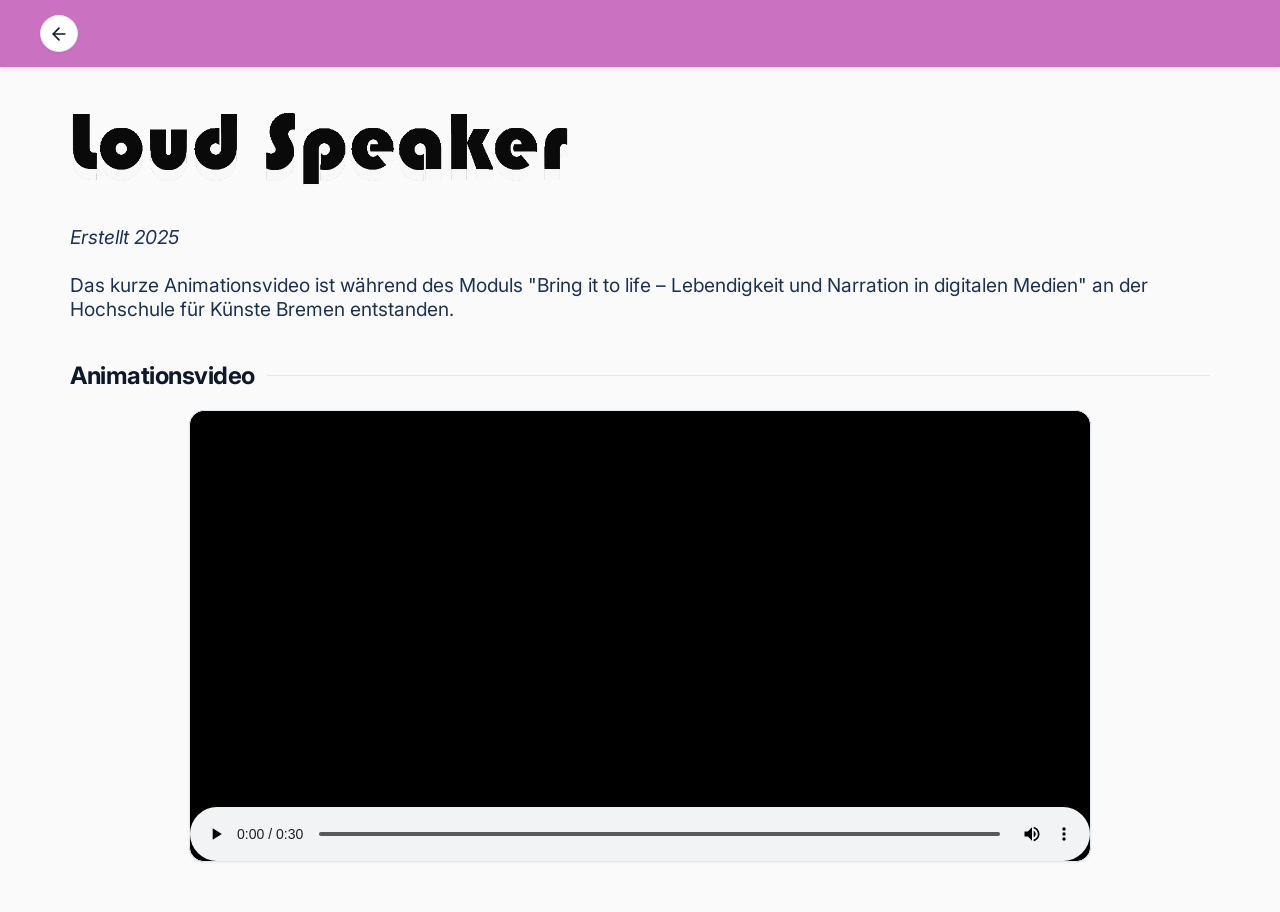
<file: sites/LS_site.html>
<!DOCTYPE html>
<html lang="de">
<head>
  <meta charset="UTF-8" />
  <meta name="viewport" content="width=device-width, initial-scale=1.0" />
  <title>Portfolio - Loudspeaker | Laila</title>
  
  <!-- Professionelle Schriftart (Inter) -->
  <link rel="preconnect" href="https://fonts.googleapis.com">
  <link rel="preconnect" href="https://fonts.gstatic.com" crossorigin>
  <link href="https://fonts.googleapis.com/css2?family=Inter:wght@400;500;600;700&display=swap" rel="stylesheet">
  
  <link rel="stylesheet" href="../style.css" />

  <style>
    /* Zwingt das Video dazu, sein echtes Seitenverhältnis zu behalten */
    video.selection {
      height: auto !important;
      max-height: 75vh;
      object-fit: contain;
      background-color: #000;
    }
  </style>
</head>
<body>

  <!-- Top Navigation -->
  <nav class="navbar" style="background-color: #bb47afc2;">
    <div style="margin: 0 auto;">
      <a href="../index.html" class="back-link" title="Zurück zur Übersicht">
        <svg class="arrow" viewBox="0 0 24 24" fill="none" stroke="currentColor" stroke-width="2" stroke-linecap="round" stroke-linejoin="round" style="width: 20px; height: 20px;">
          <line x1="19" y1="12" x2="5" y2="12"></line>
          <polyline points="12 19 5 12 12 5"></polyline>
        </svg>
      </a>
    </div>
  </nav>

  <!-- Hauptinhalt -->
  <main class="content-wrapper">
    
    <!-- Projekttitel / Header Bereich -->
    <div style="padding: 40px 0 20px 0;">
      <img src="site_assets/LS_s_header.png" alt="Project Header" style="max-width: 500px; width: 100%; height: auto; display: block;"/>
    </div>

    <div>
      <p><i>Erstellt 2025</i><br><br>
        Das kurze Animationsvideo ist während des Moduls "Bring it to life – Lebendigkeit und Narration in digitalen Medien"
         an der Hochschule für Künste Bremen entstanden.
      </p>
  </div>

    <h2>Animationsvideo</h2>
  
    <!-- Container mit maximaler Breite, damit das Video schön zentriert und proportioniert bleibt -->
    <div class="container" style="max-width: 900px; margin: 0 auto; overflow: hidden; background: #000;">
      <video src="site_assets/LS.mov" class="selection" controls></video>
    </div>
     
  </main>

</body>
</html>
</file>
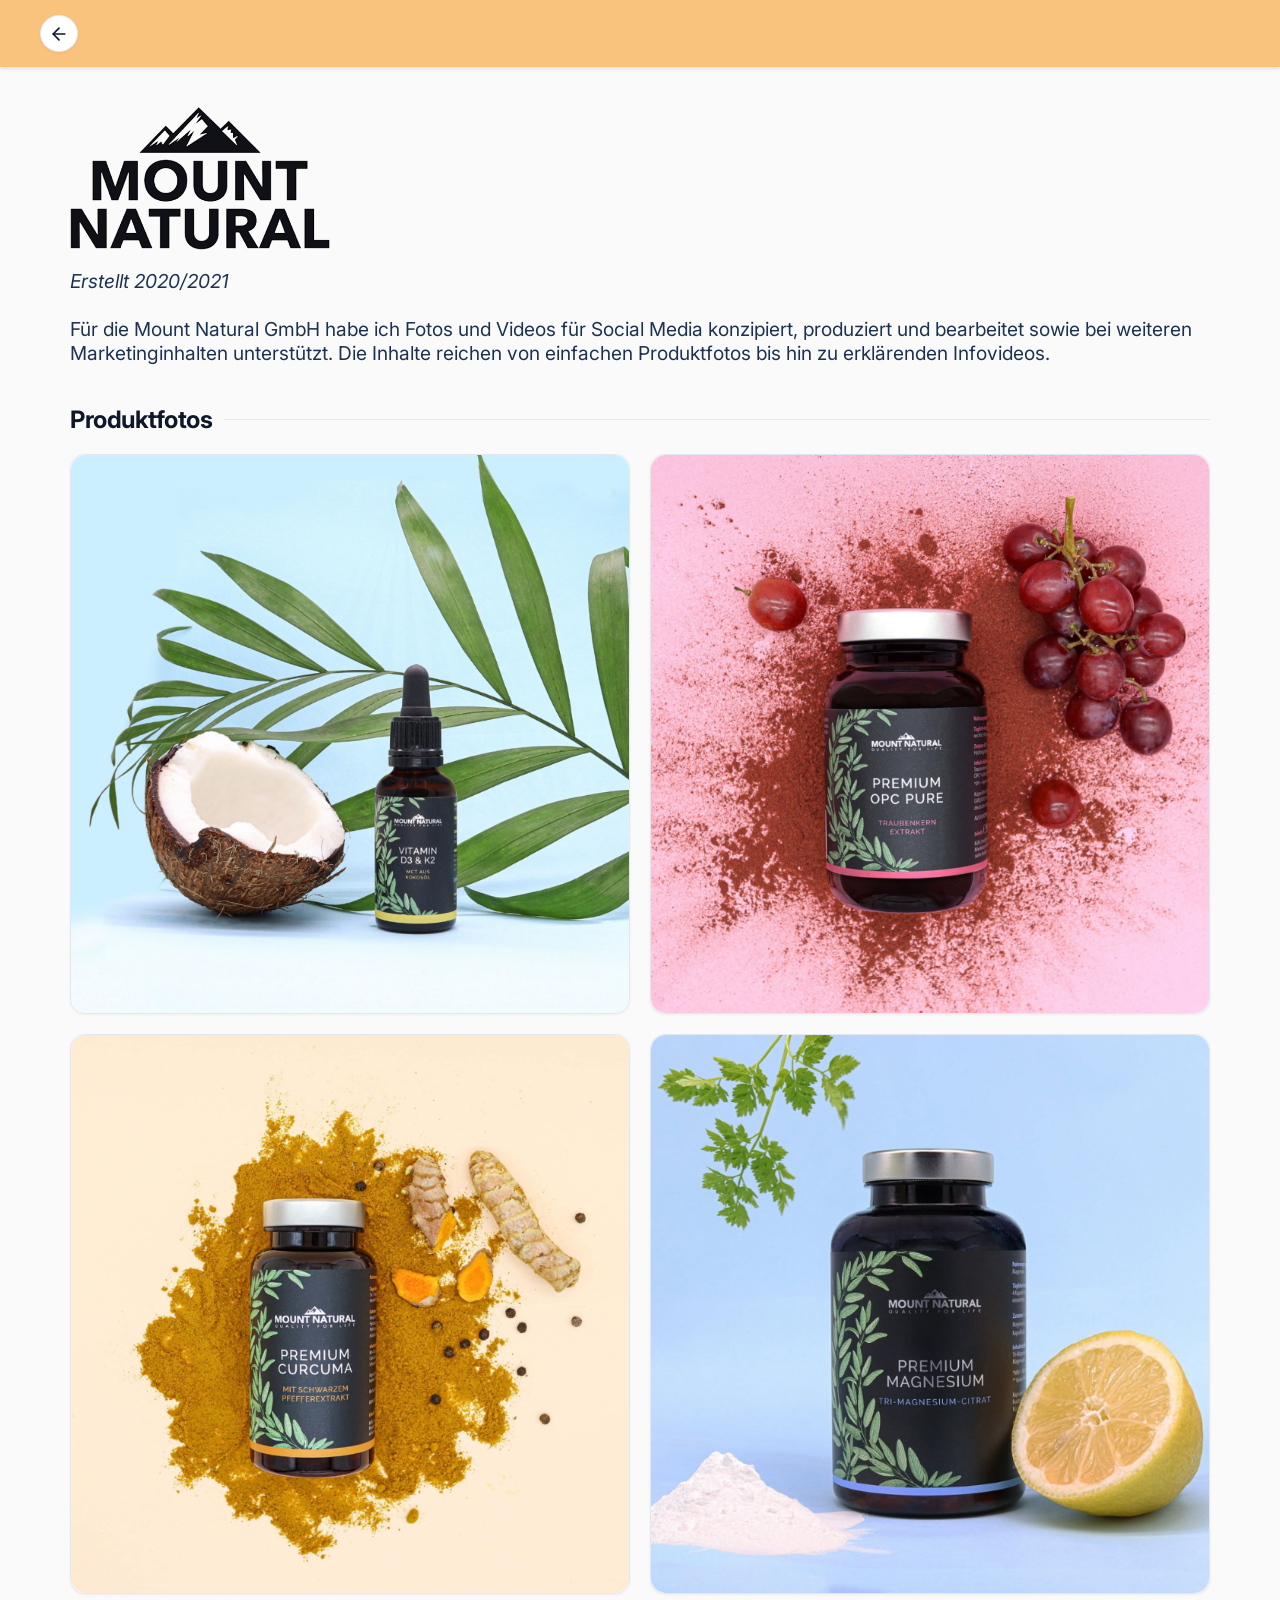
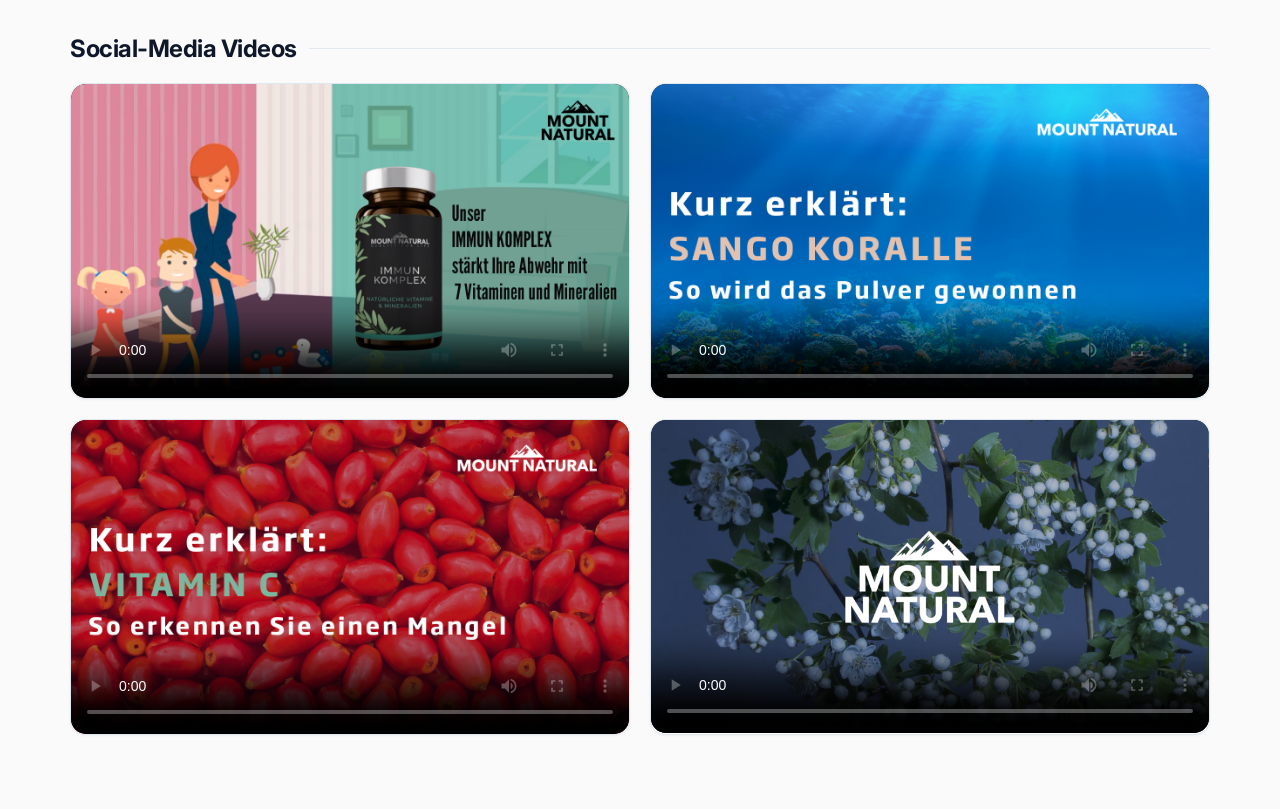
<file: sites/MN_site.html>
<!DOCTYPE html>
<html lang="de">
<head>
  <meta charset="UTF-8" />
  <meta name="viewport" content="width=device-width, initial-scale=1.0" />
  <title>Portfolio - Mount Natural | Laila</title>
  
  <!-- Professionelle Schriftart (Inter) -->
  <link rel="preconnect" href="https://fonts.googleapis.com">
  <link rel="preconnect" href="https://fonts.gstatic.com" crossorigin>
  <link href="https://fonts.googleapis.com/css2?family=Inter:wght@400;500;600;700&display=swap" rel="stylesheet">
  
  <link rel="stylesheet" href="../style.css" />
</head>
<body>

  <!-- Top Navigation -->
  <nav class="navbar" style="background-color: #F9B256c2;">
    <div style="margin: 0 auto;">
      <a href="../index.html" class="back-link" title="Zurück zur Übersicht">
        <svg class="arrow" viewBox="0 0 24 24" fill="none" stroke="currentColor" stroke-width="2" stroke-linecap="round" stroke-linejoin="round" style="width: 20px; height: 20px;">
          <line x1="19" y1="12" x2="5" y2="12"></line>
          <polyline points="12 19 5 12 12 5"></polyline>
        </svg>
      </a>
    </div>
  </nav>

  <!-- Hauptinhalt -->
  <main class="content-wrapper">
    
    <!-- Projekttitel / Header Bereich -->
    <div style="padding: 40px 0 0px 0;">
      <img src="site_assets/MN_header.png" alt="Project Header" style="max-width: 260px; width: 100%; height: auto; display: block;"/>
    </div>

    <div>
      <p><i>Erstellt 2020/2021</i><br><br>
        Für die Mount Natural GmbH habe ich Fotos und Videos für Social Media konzipiert, produziert und bearbeitet sowie bei weiteren Marketinginhalten unterstützt.
         Die Inhalte reichen von einfachen Produktfotos bis hin zu erklärenden Infovideos.</p>
  </div>

    <!-- Übersicht Sektion (Galerie für Bilder/Inhalte) -->
    <h2>Produktfotos</h2>
    
    <div class="Grid_SB">
      <!-- Beispiel-Container (Passe die Dateinamen der Bilder an deine Ordnerstruktur an) -->
      <div class="container" data-day="1">
        <img src="site_assets/MN_1.png" alt="Mount Natural Content 1" class="selection"/>
      </div>
      <div class="container" data-day="1">
        <img src="site_assets/MN_2.png" alt="Mount Natural Content 2" class="selection"/>
      </div>
      <div class="container" data-day="1">
        <img src="site_assets/MN_3.png" alt="Mount Natural Content 3" class="selection"/>
      </div>
      <div class="container" data-day="1">
        <img src="site_assets/MN_4.png" alt="Mount Natural Content 4" class="selection"/>
      </div>
    </div>

    <h2>Social-Media Videos</h2>
   
    <div class="Grid_SB">
      <!-- Beispiel-Container (Passe die Dateinamen der Bilder an deine Ordnerstruktur an) -->
      <div class="container" data-day="1">
        <video src="site_assets/MN_1.mp4" alt="Mount Natural Content 1" class="selection" controls poster="site_assets/thumbnail_MN_1.png"></video>
      </div>
      <div class="container" data-day="1">
        <video src="site_assets/MN_2.mp4" alt="Mount Natural Content 2" class="selection" controls poster="site_assets/thumbnail_MN_2.jpg"></video>
      </div>
      <div class="container" data-day="1">
        <video src="site_assets/MN_3.mp4" alt="Mount Natural Content 3" class="selection" controls poster="site_assets/thumbnail_MN_3.jpg"></video>
      </div>
      <div class="container" data-day="1">
        <video src="site_assets/MN_4.mp4" alt="Mount Natural Content 4" class="selection" controls poster="site_assets/thumbnail_MN_4.png"></video>
      </div>
    </div>

    <!-- Optionaler Action-Button (z. B. für Links zu Social Media oder Videos) -->
    <!-- <div style="margin-top: 40px;">
      <a href="#" target="_blank" rel="noopener" class="btn">
        Weitere Medien ansehen
        <svg width="16" height="16" viewBox="0 0 24 24" fill="none" stroke="currentColor" stroke-width="2" stroke-linecap="round" stroke-linejoin="round"><path d="M18 13v6a2 2 0 0 1-2 2H5a2 2 0 0 1-2-2V8a2 2 0 0 1 2-2h6"></path><polyline points="15 3 21 3 21 9"></polyline><line x1="10" y1="14" x2="21" y2="3"></line></svg>
      </a>
    </div> -->

  </main>

</body>
</html>
</file>
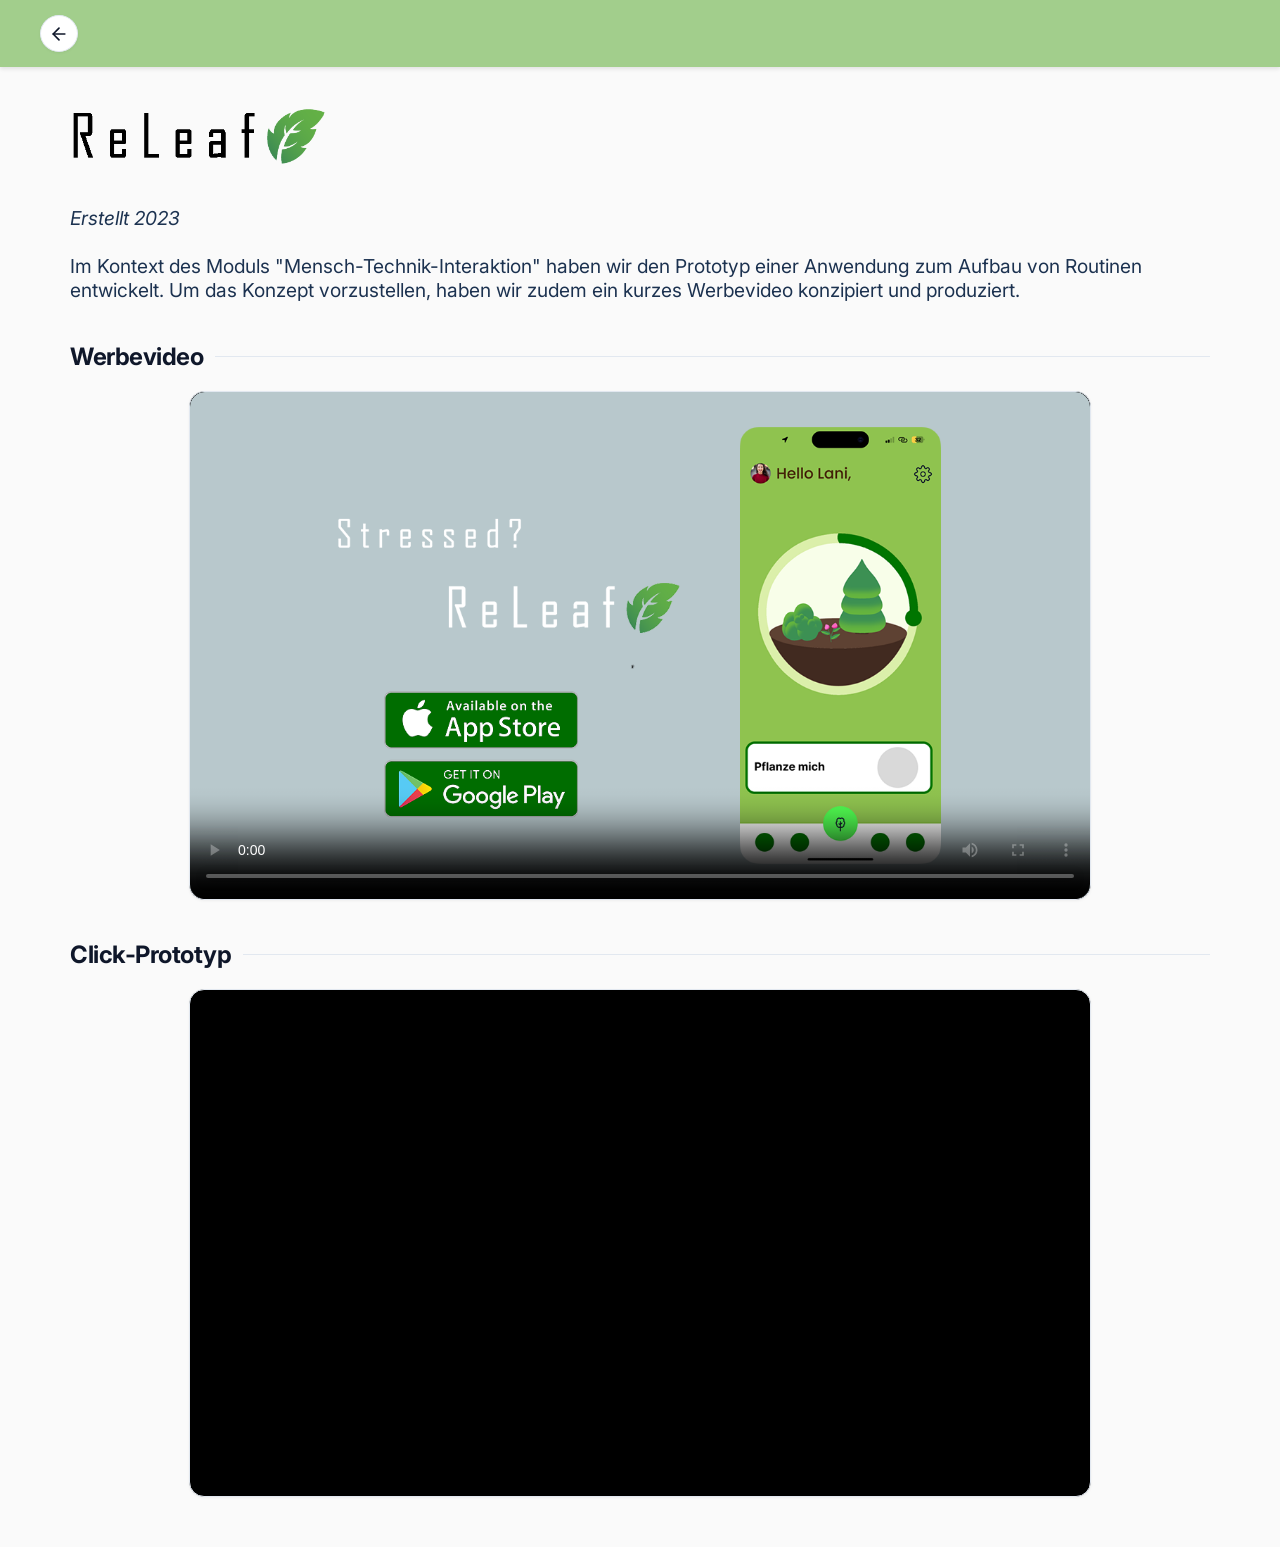
<file: sites/Releaf_site.html>
<!DOCTYPE html>
<html lang="de">
<head>
  <meta charset="UTF-8" />
  <meta name="viewport" content="width=device-width, initial-scale=1.0" />
  <title>Portfolio - ReLeaf | Laila</title>
  
  <!-- Professionelle Schriftart (Inter) -->
  <link rel="preconnect" href="https://fonts.googleapis.com">
  <link rel="preconnect" href="https://fonts.gstatic.com" crossorigin>
  <link href="https://fonts.googleapis.com/css2?family=Inter:wght@400;500;600;700&display=swap" rel="stylesheet">
  
  <link rel="stylesheet" href="../style.css" />

  <style>
    /* Zwingt das Video dazu, sein echtes Seitenverhältnis zu behalten */
    video.selection {
      height: auto !important;
      max-height: 75vh;
      object-fit: contain;
      background-color: #000;
    }
  </style>
</head>
<body>

  <!-- Top Navigation -->
  <nav class="navbar" style="background-color: #86C06Ac2;">
    <div style="margin: 0 auto;">
      <a href="../index.html" class="back-link" title="Zurück zur Übersicht">
        <svg class="arrow" viewBox="0 0 24 24" fill="none" stroke="currentColor" stroke-width="2" stroke-linecap="round" stroke-linejoin="round" style="width: 20px; height: 20px;">
          <line x1="19" y1="12" x2="5" y2="12"></line>
          <polyline points="12 19 5 12 12 5"></polyline>
        </svg>
      </a>
    </div>
  </nav>

  <!-- Hauptinhalt -->
  <main class="content-wrapper">
    
    <!-- Projekttitel / Header Bereich -->
    <div style="padding: 40px 0 20px 0;">
      <img src="site_assets/Releaf_b_header.png" alt="Project Header" style="max-width: 260px; width: 100%; height: auto; display: block;"/>
    </div>

    <div>
      <p><i>Erstellt 2023</i><br><br>
       Im Kontext des Moduls "Mensch-Technik-Interaktion" haben wir den Prototyp einer Anwendung zum Aufbau von Routinen entwickelt. 
       Um das Konzept vorzustellen, haben wir zudem ein kurzes Werbevideo konzipiert und produziert.
  </div>

    <h2>Werbevideo</h2>
  
    <!-- Container mit maximaler Breite, damit das Video schön zentriert und proportioniert bleibt -->
    <div class="container" style="max-width: 900px; margin: 0 auto; overflow: hidden; background: #000;">
      <video src="site_assets/Releaf1.mp4" class="selection" controls poster="site_assets/thumbnail_releaf.png"></video>
    </div>
<h2>Click-Prototyp</h2>
<div class="container" style="max-width: 900px; margin: 0 auto; overflow: hidden; background: #000;">
    <iframe  src="https://embed.figma.com/proto/IDGCbaoqvhxWrhjwEWKeWB/click-prototype_Abgabe6?node-id=1-156&p=f&viewport=2394%2C730%2C0.33&scaling=scale-down&content-scaling=fixed&starting-point-node-id=1%3A156&page-id=&embed-host=share" frameborder="0" style="width: 100%; height: auto; aspect-ratio: 16 / 9; display: block;" allowfullscreen></iframe>
  </div>  
  </main>

</body>
</html>
</file>
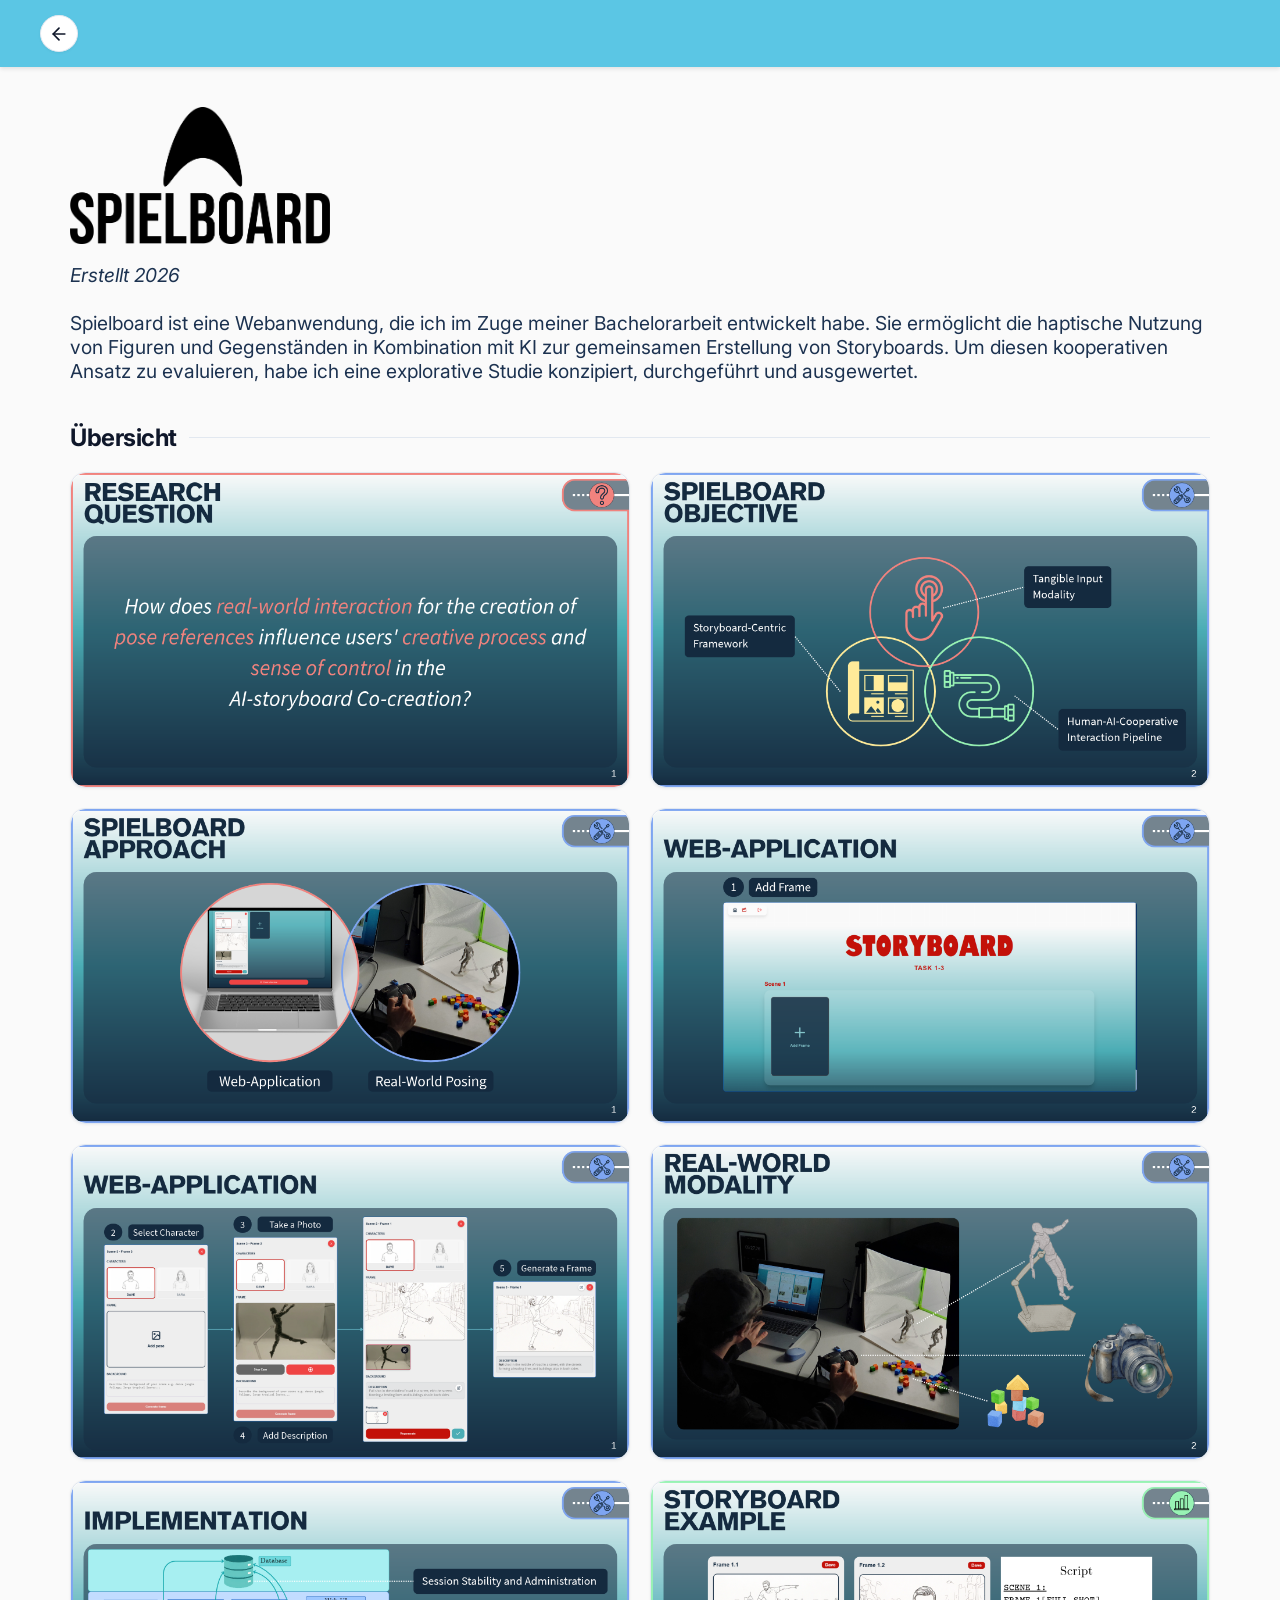
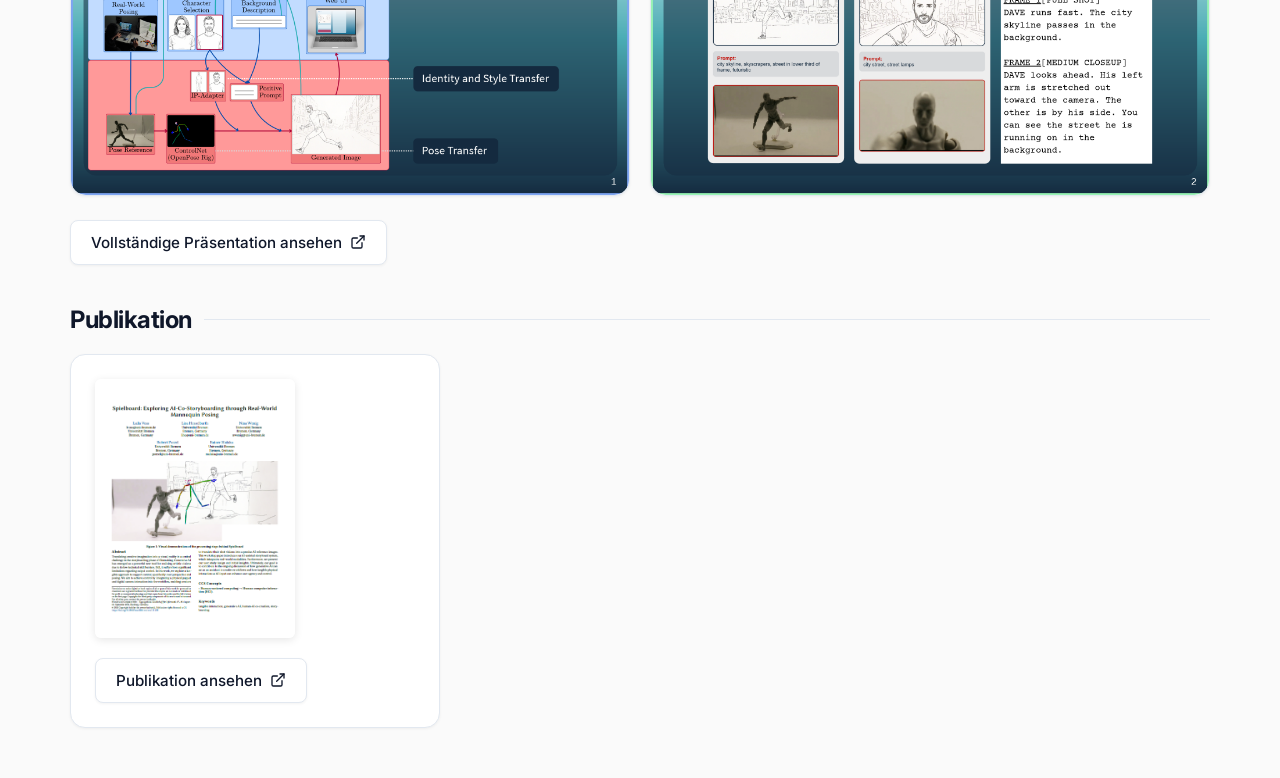
<file: sites/SB_site.html>
<!DOCTYPE html>
<html lang="de">
<head>
  <meta charset="UTF-8" />
  <meta name="viewport" content="width=device-width, initial-scale=1.0" />
  <title>Portfolio - Spielboard | Laila</title>
  
  <!-- Professionelle Schriftart (Inter) -->
  <link rel="preconnect" href="https://fonts.googleapis.com">
  <link rel="preconnect" href="https://fonts.gstatic.com" crossorigin>
  <link href="https://fonts.googleapis.com/css2?family=Inter:wght@400;500;600;700&display=swap" rel="stylesheet">
  
  <link rel="stylesheet" href="../style.css" />

</head>
<body>

  <!-- Top Navigation -->
  <nav class="navbar" style="background-color: #12afdbae;">
    <div style=" margin: 0 auto;">
      <a href="../index.html" class="back-link" title="Zurück zur Übersicht">
        <svg class="arrow" viewBox="0 0 24 24" fill="none" stroke="currentColor" stroke-width="2" stroke-linecap="round" stroke-linejoin="round" style="width: 20px; height: 20px;">
          <line x1="19" y1="12" x2="5" y2="12"></line>
          <polyline points="12 19 5 12 12 5"></polyline>
        </svg>
      </a>
    </div>
  </nav>

  <!-- Hauptinhalt -->
  <main class="content-wrapper">
    
    <!-- Header Bild / Logo -->
    <div style="padding: 40px 0 0px 0;">
      <img src="site_assets/SB_b_header.png" alt="Project Header" style="max-width: 260px; width: 100%; height: auto; display: block;"/>
    </div>

    <div>
      <p><i>Erstellt 2026</i><br><br>
        Spielboard ist eine Webanwendung, die ich im Zuge meiner Bachelorarbeit entwickelt habe. Sie ermöglicht die haptische Nutzung von Figuren und Gegenständen 
        in Kombination mit KI zur gemeinsamen Erstellung von Storyboards. Um diesen kooperativen Ansatz zu evaluieren, habe ich eine explorative Studie konzipiert, 
        durchgeführt und ausgewertet.
    </p>
  </div>

    <!-- Übersicht Sektion -->
    <h2>Übersicht</h2>
    
    <div class="Grid_SB">
      <div class="container" data-day="1">
        <img src="site_assets/Kolloquium/10.png" alt="Project Kolloquium 10" class="selection"/>
      </div>
      <div class="container" data-day="1">
        <img src="site_assets/Kolloquium/11.png" alt="Project Kolloquium 11" class="selection"/>
      </div>
      <div class="container" data-day="1">
        <img src="site_assets/Kolloquium/12.png" alt="Project Kolloquium 12" class="selection"/>
      </div>
      <div class="container" data-day="1">
        <img src="site_assets/Kolloquium/13.png" alt="Project Kolloquium 13" class="selection"/>
      </div>
      <div class="container" data-day="1">
        <img src="site_assets/Kolloquium/14.png" alt="Project Kolloquium 14" class="selection"/>
      </div>
      <div class="container" data-day="1">
        <img src="site_assets/Kolloquium/15.png" alt="Project Kolloquium 15" class="selection"/>
      </div>
      <div class="container" data-day="1">
        <img src="site_assets/Kolloquium/16.png" alt="Project Kolloquium 16" class="selection"/>
      </div>
      <div class="container" data-day="1">
        <img src="site_assets/Kolloquium/32.png" alt="Project Kolloquium 32" class="selection"/>
      </div>
    </div>

    <!-- Vollständige Präsentation Button (außerhalb des Grids für sauberen Flow) -->
    <a href="https://canva.link/cper0lw3wsk8bfe" target="_blank" rel="noopener" class="btn">
      Vollständige Präsentation ansehen
      <svg width="16" height="16" viewBox="0 0 24 24" fill="none" stroke="currentColor" stroke-width="2" stroke-linecap="round" stroke-linejoin="round"><path d="M18 13v6a2 2 0 0 1-2 2H5a2 2 0 0 1-2-2V8a2 2 0 0 1 2-2h6"></path><polyline points="15 3 21 3 21 9"></polyline><line x1="10" y1="14" x2="21" y2="3"></line></svg>
    </a>

    <!-- Publikation Sektion -->
    <h2>Publikation</h2>
    
    <div class="publication-card" data-day="1">
      <img src="site_assets/SB_paper.png" alt="Publikations Vorschau" class="selection"/>
      <a href="https://dl.gi.de/items/e50a6f0a-a94d-45b5-bf97-7ef628ac2076" target="_blank" rel="noopener" class="btn">
        Publikation ansehen
        <svg width="16" height="16" viewBox="0 0 24 24" fill="none" stroke="currentColor" stroke-width="2" stroke-linecap="round" stroke-linejoin="round"><path d="M18 13v6a2 2 0 0 1-2 2H5a2 2 0 0 1-2-2V8a2 2 0 0 1 2-2h6"></path><polyline points="15 3 21 3 21 9"></polyline><line x1="10" y1="14" x2="21" y2="3"></line></svg>
      </a>
    </div>

  </main>

</body>
</html>
</file>
<file: style.css>
nav {
  width: 100%;
  
  padding: 10px 20px;
  box-shadow: 0 2px 4px rgba(0, 0, 0, 0.1);
}


a {
  text-decoration: none;
  color: rgb(246, 249, 255);
  background-color: rgba(28, 50, 80, 0.804);
  padding: 10px 20px;
  border-radius: 5px;
}

p{
  color: rgb(28, 50, 80);
  font-size: 1.2rem
}

project-title {
  font-weight: bold;
  font-size: 1.2rem;
  margin: 10px 0px;
}

project-description {
  font-size: 1.1rem;
  margin: 5px 0px;
}

.btn {
  text-decoration: none;
  color: rgb(246, 249, 255);
  background-color: rgba(28, 50, 80, 0.804);
  padding: 10px 20px;
  border-radius: 5px;
  display: inline-flex;
  align-items: center;
  gap: 8px;
  font-weight: 500;
  transition: all 0.2s ease;
}

.btn:hover {
  background-color: var(--accent-color, #2563eb);
}

/* Modernes Grid für die Projekt-Übersicht */
.Grid {
  display: grid;
  grid-template-columns: repeat(auto-fill, minmax(320px, 1fr));
  gap: 30px;
  padding: 0 0 60px 0;
  width: 100%;
  margin: 0;
}


.selection{
  width: 100%; 
  height: 100%; 
  object-fit: cover;
  border-radius: 15px;
}

 :root {
      --primary-color: #0f172a;
      --accent-color: #2563eb;
      --accent-hover: #1d4ed8;
      --bg-color: #fafafa;
      --card-bg: #ffffff;
      --text-muted: #64748b;
      --border-color: #e2e8f0;
      --radius: 15px;
      --shadow-sm: 0 1px 3px rgba(0,0,0,0.05);
      --shadow-md: 0 4px 12px rgba(0,0,0,0.08);
    }

    body {
      margin: 0;
      min-height: 100vh;
      display: flex;
      flex-direction: column;
      font-family: 'Inter', system-ui, -apple-system, sans-serif;
      background-color: var(--bg-color);
      color: var(--primary-color);
    }

    /* Container Zentrierung */
    .content-wrapper {
    
      width: 100%;
      margin: 0 auto;
      padding: 0 70px 50px 70px;
      box-sizing: border-box;
      flex: 1;
    }

    /* Header & Navigation */
    .navbar {
      width: 100%;
      padding: 15px 40px;
      box-sizing: border-box;
      background-color: #a2bce446;
    }

    .back-link {
      display: inline-flex;
      align-items: center;
      justify-content: center;
      width: 20px;
      height: 25px;
      border-radius: 50%;
      background-color: var(--card-bg);
      border: 1px solid var(--border-color);
      color: var(--primary-color);
      transition: all 0.2s ease;
      text-decoration: none;
      box-shadow: var(--shadow-sm);
      padding: 5px 8px;
    }

    .back-link:hover {
      transform: translateX(-3px);
      border-color: var(--accent-color);
      color: var(--accent-color);
      box-shadow: var(--shadow-md);
    }

    /* Ueberschriften */
    h2 {
      font-size: 1.5rem;
      font-weight: 700;
      letter-spacing: -0.02em;
      margin-top: 40px;
      margin-bottom: 20px;
      display: flex;
      align-items: center;
      gap: 12px;
    }

    h2::after {
      content: "";
      flex: 1;
      height: 1px;
      background-color: var(--border-color);
    }

    /* Grid Layout */
.Grid_SB {
  display: grid;
  grid-template-columns: repeat(auto-fill, minmax(540px, 1fr));
  gap: 20px;
  margin-bottom: 24px;
}

/* Wird NUR auf Smartphones und kleinen Bildschirmen (unter 768px Breite) aktiv */
@media (max-width: 768px) {
  .Grid_SB {
    grid-template-columns: 1fr; /* Erzwingt eine einzelne Spalte auf Handys */
  }
}

    .container {
      background: var(--card-bg);
      border-radius: var(--radius);
      overflow: hidden;
      border: 1px solid var(--border-color);
      box-shadow: var(--shadow-sm);
      transition: transform 0.2s ease, box-shadow 0.2s ease;
    }

    .container:hover {
      transform: translateY(-4px);
      box-shadow: var(--shadow-md);
    }

    .container img.selection {
      width: 100%;
      height: 100%;
      object-fit: cover;
      display: block;
    }

/* Spezielles Styling für Videos, damit sie ihr Seitenverhältnis behalten */
.container video.selection {
  width: 100%;
  height: auto;       /* Passt die Höhe automatisch an das originale Seitenverhältnis an */
  max-height: 75vh;   /* Verhindert, dass das Video auf großen Bildschirmen zu hoch wird */
  object-fit: contain;
  display: block;
  background-color: #000; /* Schwarzer Hintergrund für eventuelle Ränder im Player */
}
    /* Styling fuer Buttons & Links */
    .btn {
      display: inline-flex;
      align-items: center;
      gap: 8px;
      padding: 12px 20px;
      background-color: var(--card-bg);
      color: var(--primary-color);
      border: 1px solid var(--border-color);
      border-radius: 8px;
      font-weight: 500;
      font-size: 0.95rem;
      text-decoration: none;
      transition: all 0.2s ease;
      box-shadow: var(--shadow-sm);
      width: fit-content;
    }

    .btn:hover {
      background-color: var(--accent-color);
      color: #ffffff;
      border-color: var(--accent-color);
      box-shadow: var(--shadow-md);
    }

    /* Publikationsbereich */
    .publication-card {
      background: var(--card-bg);
      border: 1px solid var(--border-color);
      border-radius: var(--radius);
      padding: 24px;
      display: flex;
      flex-direction: column;
      align-items: flex-start;
      gap: 20px;
      box-shadow: var(--shadow-sm);
      max-width: 320px;
    }

    .publication-card img {
      width: 100%;
      max-width: 200px;
      height: auto;
      border-radius: 6px;
      box-shadow: 0 2px 8px rgba(0,0,0,0.1);
    }

    /* Media Query fuer mobile Bildschirme */
    @media (max-width: 768px) {
      .content-wrapper, .navbar {
        padding-left: 20px;
        padding-right: 20px;
      }
    }
</file>
